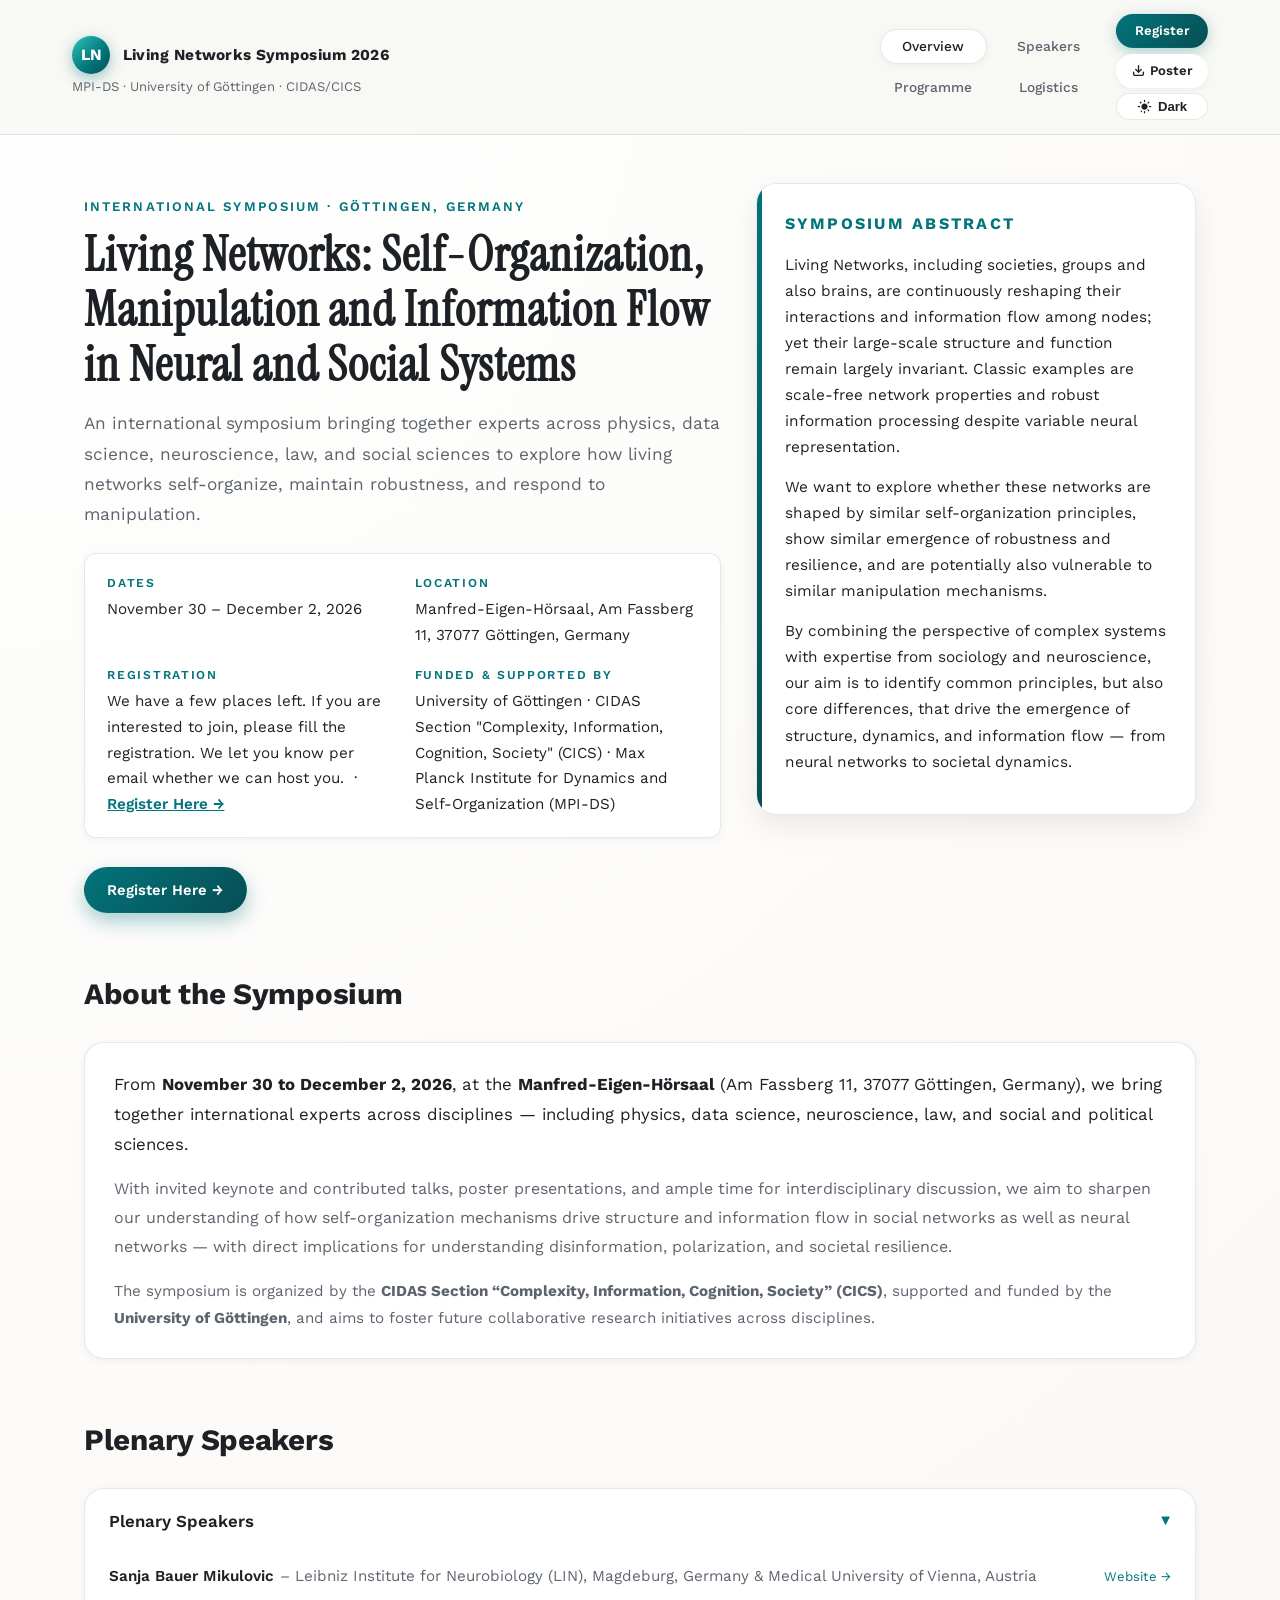
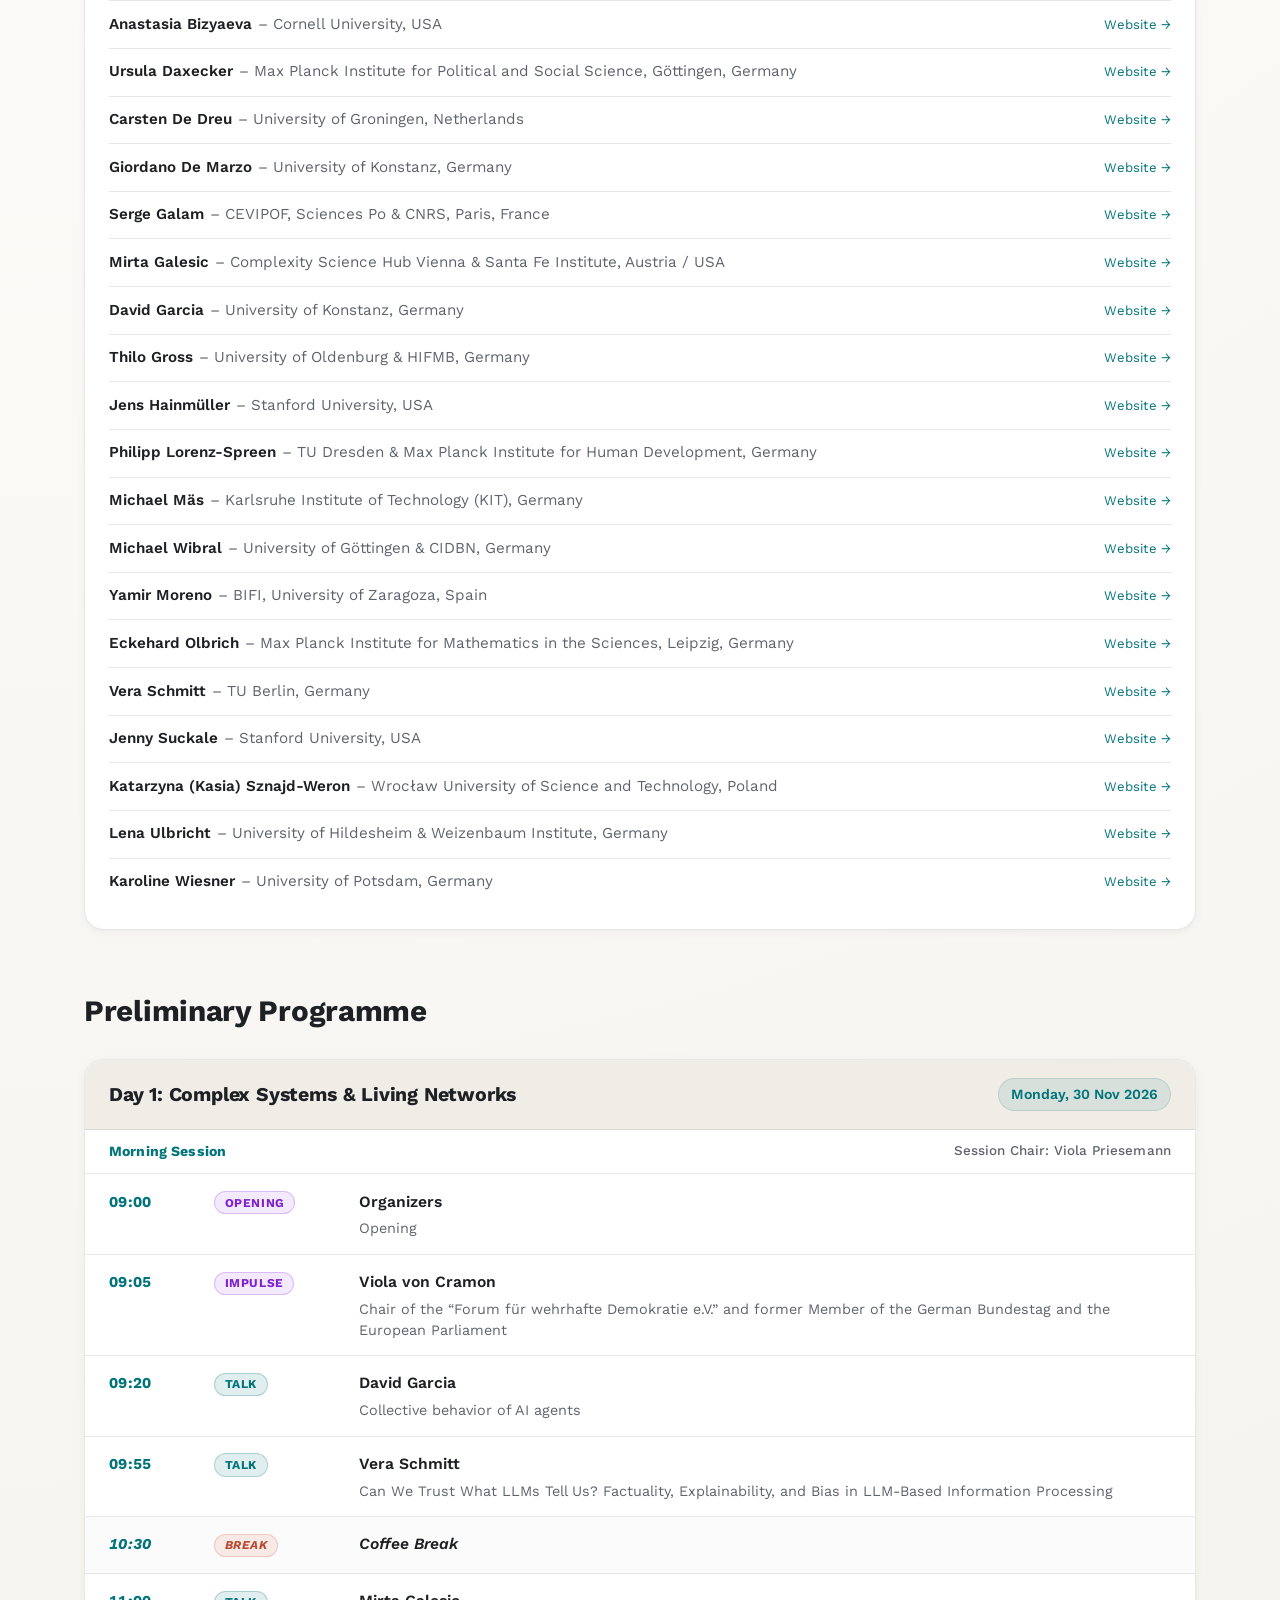
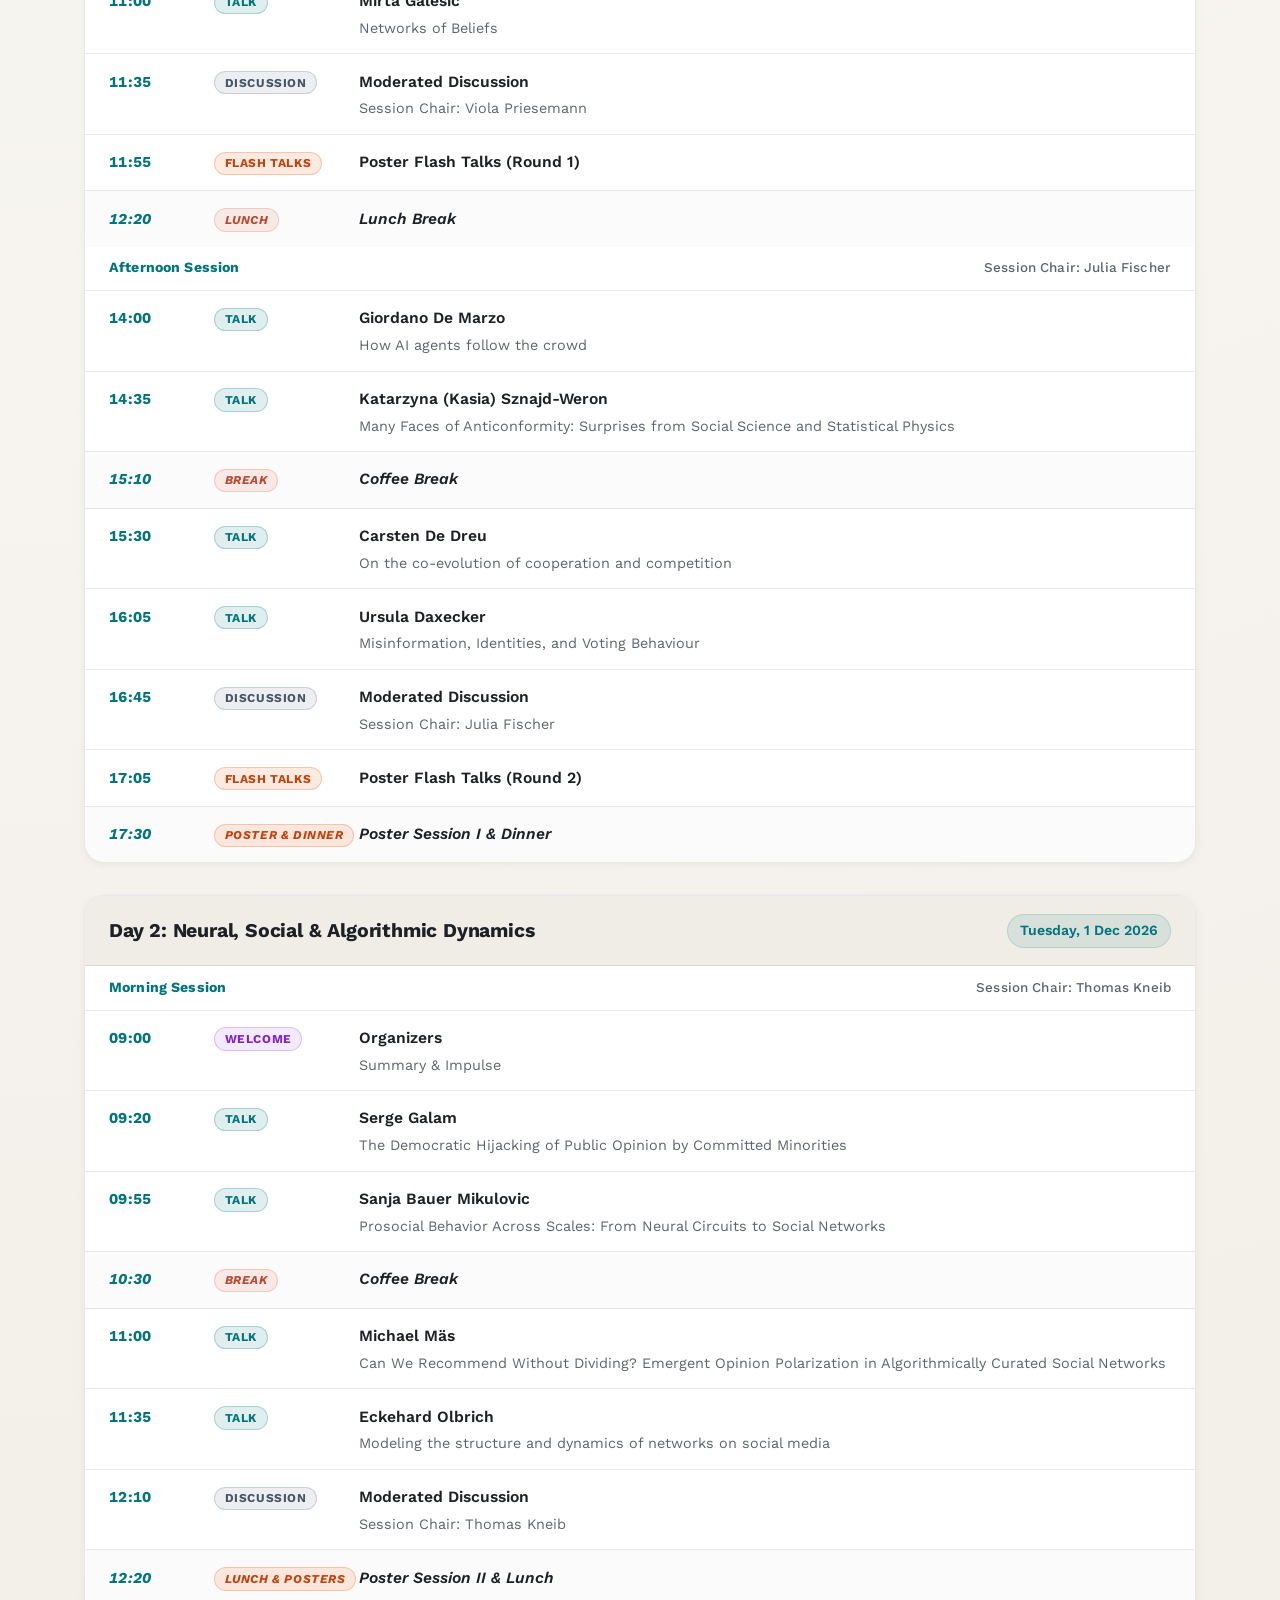
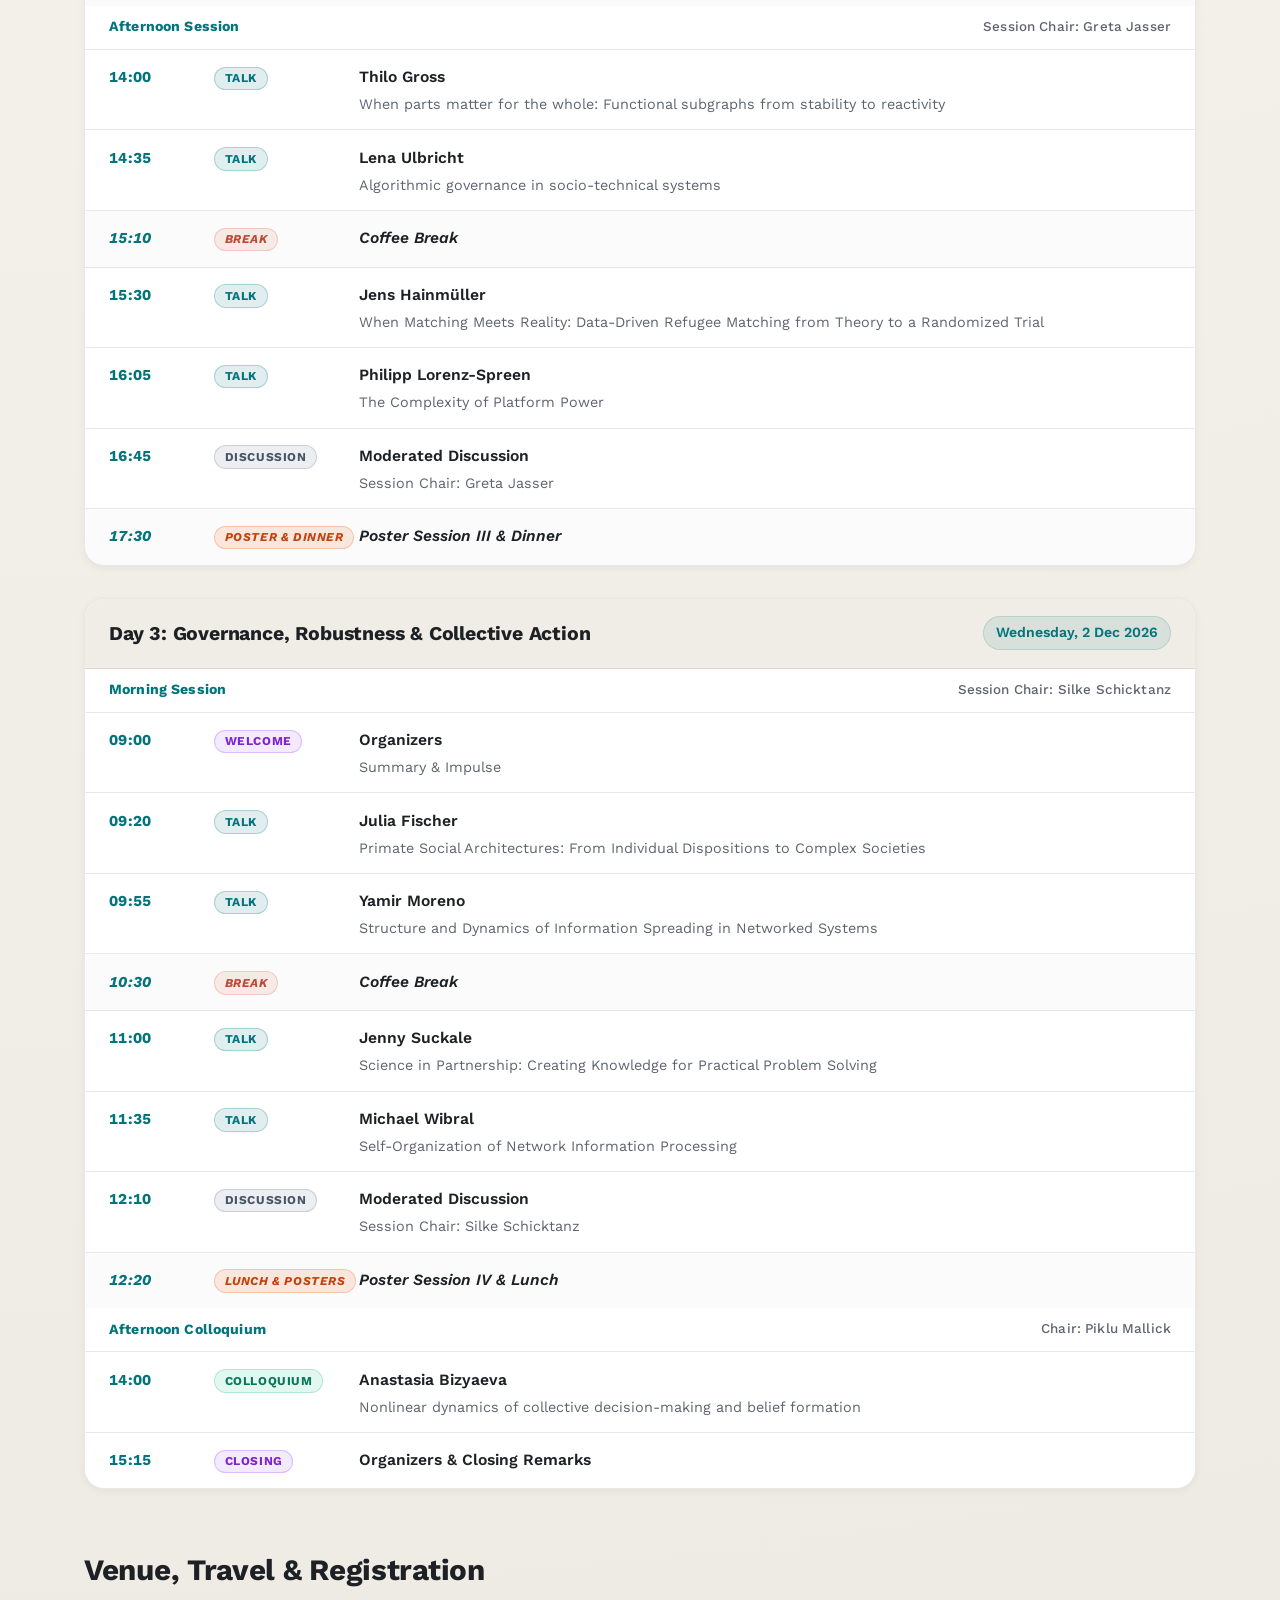
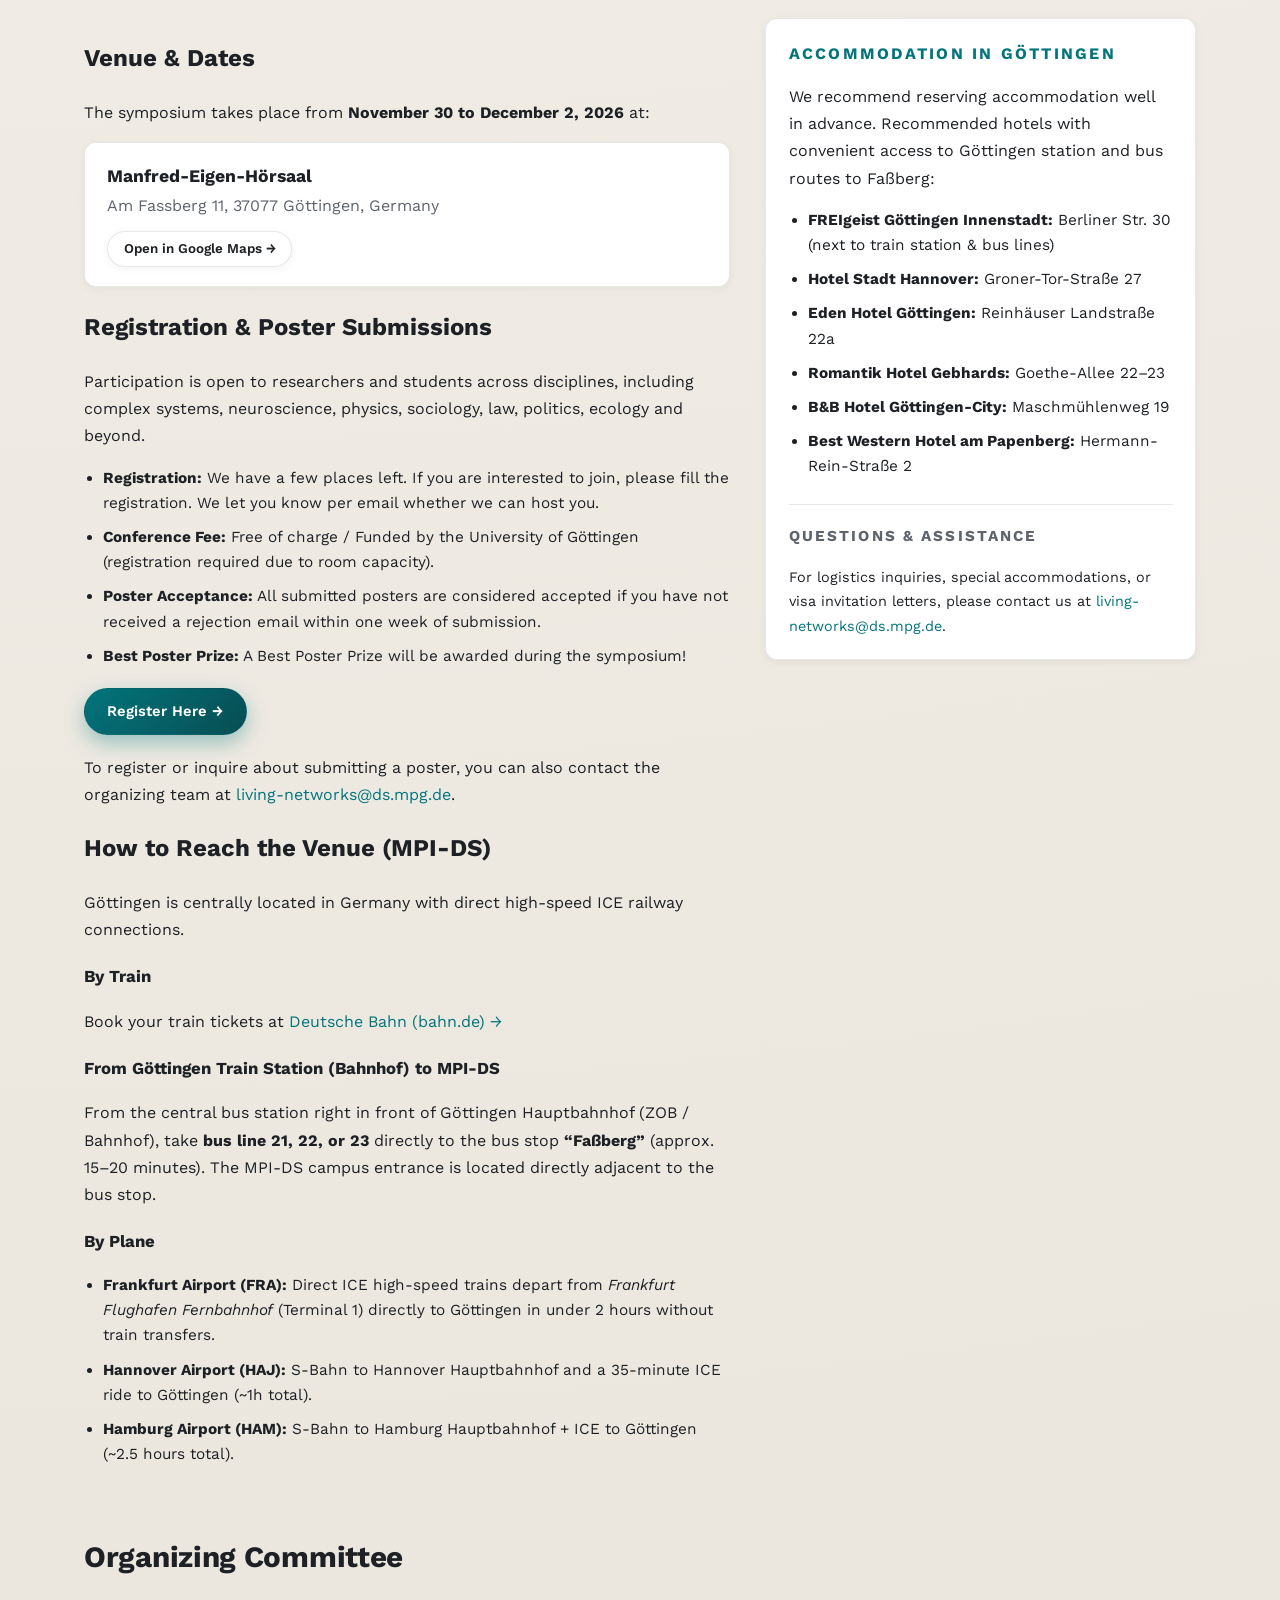
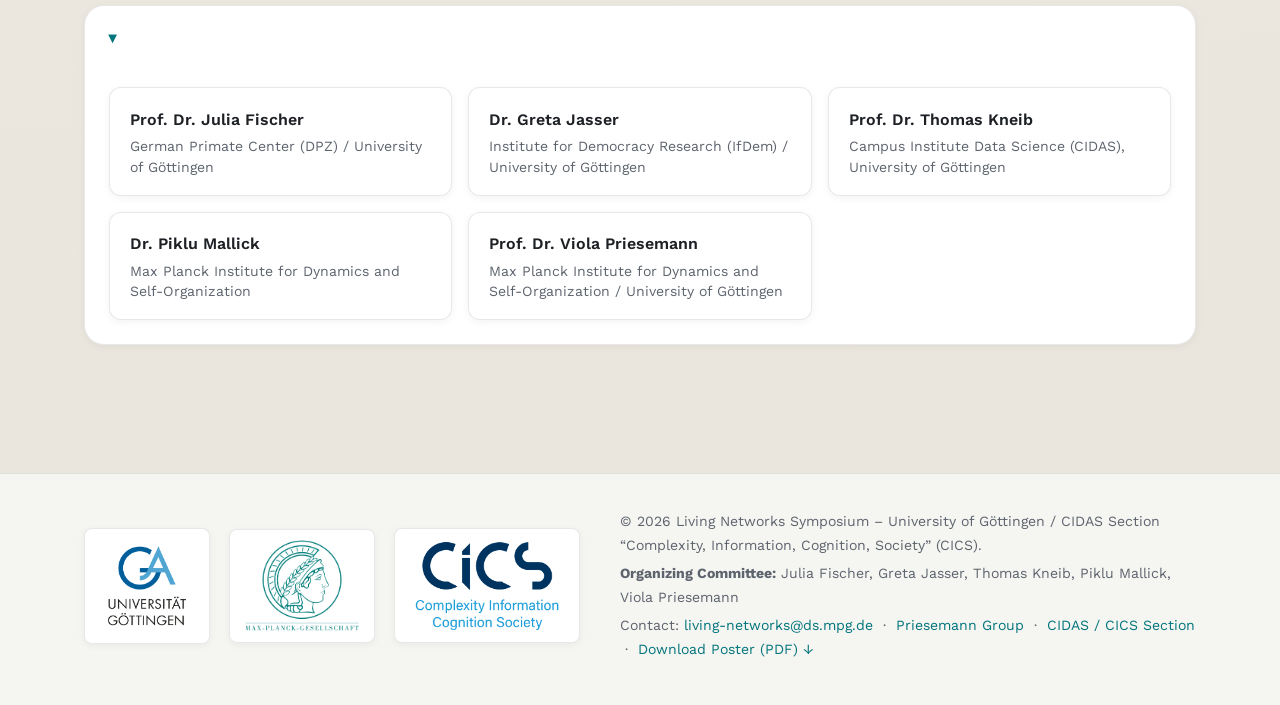
<file: index.html>
<!doctype html>
<html lang="en">
<head>
  <meta charset="utf-8">
  <meta name="viewport" content="width=device-width, initial-scale=1">
  <title>Living Networks Symposium 2026 – Göttingen</title>
  <link rel="icon" type="image/svg+xml" href="assets/favicon.svg">
  <link rel="preconnect" href="https://fonts.googleapis.com">
  <link rel="preconnect" href="https://fonts.gstatic.com" crossorigin>
  <link href="https://fonts.googleapis.com/css2?family=Work+Sans:wght@400;500;600;700&family=Instrument+Serif:ital@0;1&display=swap" rel="stylesheet">
  <link rel="stylesheet" href="assets/style.css">
  <script src="assets/main.js" defer></script>
</head>
<body>
  <header class="site-header">
    <a href="#content" class="skip-link">Skip to content</a>
    <div class="header-inner">
      <div class="header-left">
        <a href="index.html" class="brand">
          <span class="brand-mark">LN</span>
          <span class="brand-text">Living Networks Symposium 2026</span>
        </a>
        <div class="brand-sub">MPI-DS · University of Göttingen · CIDAS/CICS</div>
      </div>
      <div class="header-right">
        <nav class="primary-nav" aria-label="Main">
          <ul>
            <li><a href="#content" class="nav-link nav-link-active">Overview</a></li>
            <li><a href="#speakers" class="nav-link">Speakers</a></li>
            <li><a href="#programme" class="nav-link">Programme</a></li>
            <li><a href="#logistics" class="nav-link">Logistics</a></li>
          </ul>
        </nav>
        <div class="header-actions">
          <a href="https://survey.academiccloud.de/f/637215?lang=en" class="btn btn-primary nav-register-btn" title="Register for the Symposium">Register</a>
          <a href="https://owncloud.gwdg.de/index.php/s/LCp1TDN87tWHRG6" class="btn nav-poster-btn" title="Download Event Poster" download>
            <svg width="13" height="13" viewBox="0 0 24 24" fill="none" stroke="currentColor" stroke-width="2.5" stroke-linecap="round" stroke-linejoin="round" aria-hidden="true"><path d="M21 15v4a2 2 0 0 1-2 2H5a2 2 0 0 1-2-2v-4"/><polyline points="7 10 12 15 17 10"/><line x1="12" y1="15" x2="12" y2="3"/></svg>
            <span>Poster</span>
          </a>
          <button type="button" id="theme-toggle-btn" class="theme-toggle" aria-label="Toggle dark mode">
            <svg viewBox="0 0 24 24"><path d="M12 7c-2.76 0-5 2.24-5 5s2.24 5 5 5 5-2.24 5-5-2.24-5-5-5zM2 13h2c.55 0 1-.45 1-1s-.45-1-1-1H2c-.55 0-1 .45-1 1s.45 1 1 1zm18 0h2c.55 0 1-.45 1-1s-.45-1-1-1h-2c-.55 0-1 .45-1 1s.45 1 1 1zM11 2v2c0 .55.45 1 1 1s1-.45 1-1V2c0-.55-.45-1-1-1s-1 .45-1 1zm0 18v2c0 .55.45 1 1 1s1-.45 1-1v-2c0-.55-.45-1-1-1s-1 .45-1 1zM5.99 4.58a.996.996 0 00-1.41 0 .996.996 0 000 1.41l1.06 1.06c.39.39 1.03.39 1.41 0s.39-1.03 0-1.41L5.99 4.58zm12.37 12.37a.996.996 0 00-1.41 0 .996.996 0 000 1.41l1.06 1.06c.39.39 1.03.39 1.41 0s.39-1.03 0-1.41l-1.06-1.06zm1.06-10.96a.996.996 0 000-1.41.996.996 0 00-1.41 0l-1.06 1.06c-.39.39-.39 1.03 0 1.41s1.03.39 1.41 0l1.06-1.06zM7.05 18.36a.996.996 0 000-1.41.996.996 0 000 1.41l-1.06 1.06c-.39.39-.39 1.03 0 1.41s1.03.39 1.41 0l1.06-1.06z"/></svg>
            <span>Dark</span>
          </button>
        </div>
      </div>
    </div>
  </header>

  <main class="page" id="content">
    <section class="hero">
      <div class="hero-layout">
        <div class="hero-text">
          <p class="hero-kicker">International Symposium · Göttingen, Germany</p>
          <h1 class="hero-title">Living Networks: Self-Organization, Manipulation and Information Flow in Neural and Social Systems</h1>
          <p class="hero-lead">An international symposium bringing together experts across physics, data science, neuroscience, law, and social sciences to explore how living networks self-organize, maintain robustness, and respond to manipulation.</p>

          <dl class="hero-meta">
            <div>
              <dt>Dates</dt>
              <dd>November 30 – December 2, 2026</dd>
            </div>
            <div>
              <dt>Location</dt>
              <dd>Manfred-Eigen-Hörsaal, Am Fassberg 11, 37077 Göttingen, Germany</dd>
            </div>
            <div>
              <dt>Registration</dt>
              <dd>We have a few places left. If you are interested to join, please fill the registration. We let you know per email whether we can host you. &nbsp;·&nbsp; <br> <a href="https://survey.academiccloud.de/f/637215?lang=en" title="Click to Register" style="font-weight: 600; text-decoration: underline;">Register Here &rarr;</a></dd>
            </div>
            <div>
              <dt>Funded &amp; Supported by</dt>
              <dd>University of Göttingen · CIDAS Section "Complexity, Information, Cognition, Society" (CICS) · Max Planck Institute for Dynamics and Self-Organization (MPI-DS)</dd>
            </div>
          </dl>

          <div class="hero-actions">
            <!-- REPLACE '#register' WITH YOUR ACTUAL REGISTRATION LINK -->
            <a class="btn btn-primary" href="https://survey.academiccloud.de/f/637215?lang=en" title="Register for the Symposium">Register Here &rarr;</a>
          </div>
        </div>

        <aside class="hero-aside" aria-labelledby="abstract-heading">
          <h2 id="abstract-heading" class="aside-title">Symposium Abstract</h2>
          <p>Living Networks, including societies, groups and also brains, are continuously reshaping their interactions and information flow among nodes; yet their large-scale structure and function remain largely invariant. Classic examples are scale-free network properties and robust information processing despite variable neural representation.</p>
          <p>We want to explore whether these networks are shaped by similar self-organization principles, show similar emergence of robustness and resilience, and are potentially also vulnerable to similar manipulation mechanisms.</p>
          <p>By combining the perspective of complex systems with expertise from sociology and neuroscience, our aim is to identify common principles, but also core differences, that drive the emergence of structure, dynamics, and information flow &mdash; from neural networks to societal dynamics.</p>
        </aside>
      </div>
    </section>

    <!-- ABOUT & BACKGROUND -->
    <section class="section" id="about">
      <div class="section-header">
        <h2 class="section-title">About the Symposium</h2>
      </div>
      <div style="background: var(--card-bg); border-radius: var(--radius-lg); padding: 1.6rem 1.8rem; border: 1px solid var(--color-border); box-shadow: var(--shadow-sm); line-height: 1.8;">
        <p style="font-size: 1.05rem; margin-top: 0; margin-bottom: 1rem; color: var(--color-text);">
          From <strong>November 30 to December 2, 2026</strong>, at the <strong>Manfred-Eigen-Hörsaal</strong> (Am Fassberg 11, 37077 Göttingen, Germany), we bring together international experts across disciplines &mdash; including physics, data science, neuroscience, law, and social and political sciences.
        </p>
        <p style="font-size: 1rem; margin-bottom: 1rem; color: var(--color-text-muted);">
          With invited keynote and contributed talks, poster presentations, and ample time for interdisciplinary discussion, we aim to sharpen our understanding of how self-organization mechanisms drive structure and information flow in social networks as well as neural networks &mdash; with direct implications for understanding disinformation, polarization, and societal resilience.
        </p>
        <p style="font-size: 0.95rem; margin-bottom: 0; color: var(--color-text-muted);">
          The symposium is organized by the <strong>CIDAS Section “Complexity, Information, Cognition, Society” (CICS)</strong>, supported and funded by the <strong>University of Göttingen</strong>, and aims to foster future collaborative research initiatives across disciplines.
        </p>
      </div>
    </section>

    <!-- SPEAKERS -->
    <section class="section" id="speakers">
      <div class="section-header">
        <h2 class="section-title">Plenary Speakers</h2>
      </div>
      <details class="collapsible-section" open>
        <summary>Plenary Speakers</summary>
        <div class="collapsible-content">
          <ul class="speaker-list">
            <li><span class="speaker-name-inline">Sanja Bauer Mikulovic</span> <span class="speaker-affil-inline">– Leibniz Institute for Neurobiology (LIN), Magdeburg, Germany &amp; Medical University of Vienna, Austria</span> <a class="speaker-website" href="https://mnc.meduniwien.ac.at/ueber-uns/mitglieder/personen/detailansicht-person/?pers=bauer-mikulovic_sanja&p_id=1198&cHash=759f6461b57b2c2c3e518db1275479e9" target="_blank" rel="noopener noreferrer">Website &rarr;</a></li>
            <li><span class="speaker-name-inline">Anastasia Bizyaeva</span> <span class="speaker-affil-inline">– Cornell University, USA</span> <a class="speaker-website" href="https://anastasiabzv.github.io/" target="_blank" rel="noopener noreferrer">Website &rarr;</a></li>
            <li><span class="speaker-name-inline">Ursula Daxecker</span> <span class="speaker-affil-inline">– Max Planck Institute for Political and Social Science, Göttingen, Germany</span> <a class="speaker-website" href="https://www.ips.mpg.de/4040/prof-dr-ursula-daxecker" target="_blank" rel="noopener noreferrer">Website &rarr;</a></li>
            <li><span class="speaker-name-inline">Carsten De Dreu</span> <span class="speaker-affil-inline">– University of Groningen, Netherlands</span> <a class="speaker-website" href="https://scholar.google.nl/citations?user=X9XCtVUAAAAJ&hl=en" target="_blank" rel="noopener noreferrer">Website &rarr;</a></li>
            <li><span class="speaker-name-inline">Giordano De Marzo</span> <span class="speaker-affil-inline">– University of Konstanz, Germany</span> <a class="speaker-website" href="https://giordano-demarzo.github.io/" target="_blank" rel="noopener noreferrer">Website &rarr;</a></li>
            <li><span class="speaker-name-inline">Serge Galam</span> <span class="speaker-affil-inline">– CEVIPOF, Sciences Po &amp; CNRS, Paris, France</span> <a class="speaker-website" href="https://www.sciencespo.fr/cevipof/en/directory/galam-serge/" target="_blank" rel="noopener noreferrer">Website &rarr;</a></li>
            <li><span class="speaker-name-inline">Mirta Galesic</span> <span class="speaker-affil-inline">– Complexity Science Hub Vienna &amp; Santa Fe Institute, Austria / USA</span> <a class="speaker-website" href="https://csh.ac.at/mirta-galesic/" target="_blank" rel="noopener noreferrer">Website &rarr;</a></li>
            <li><span class="speaker-name-inline">David Garcia</span> <span class="speaker-affil-inline">– University of Konstanz, Germany</span> <a class="speaker-website" href="https://dgarcia.eu/" target="_blank" rel="noopener noreferrer">Website &rarr;</a></li>
            <li><span class="speaker-name-inline">Thilo Gross</span> <span class="speaker-affil-inline">– University of Oldenburg &amp; HIFMB, Germany</span> <a class="speaker-website" href="https://biond.org/people/profile?p=1" target="_blank" rel="noopener noreferrer">Website &rarr;</a></li>
            <li><span class="speaker-name-inline">Jens Hainmüller</span> <span class="speaker-affil-inline">– Stanford University, USA</span> <a class="speaker-website" href="https://j-hai.github.io/" target="_blank" rel="noopener noreferrer">Website &rarr;</a></li>
            <li><span class="speaker-name-inline">Philipp Lorenz-Spreen</span> <span class="speaker-affil-inline">– TU Dresden &amp; Max Planck Institute for Human Development, Germany</span> <a class="speaker-website" href="https://www.mpib-berlin.mpg.de/person/133463/2549" target="_blank" rel="noopener noreferrer">Website &rarr;</a></li>
            <li><span class="speaker-name-inline">Michael Mäs</span> <span class="speaker-affil-inline">– Karlsruhe Institute of Technology (KIT), Germany</span> <a class="speaker-website" href="https://scholar.google.de/citations?user=2ZPQQgwAAAAJ&hl=en" target="_blank" rel="noopener noreferrer">Website &rarr;</a></li>
            <li><span class="speaker-name-inline">Michael Wibral</span> <span class="speaker-affil-inline">– University of Göttingen &amp; CIDBN, Germany</span> <a class="speaker-website" href="https://www.uni-goettingen.de/de/617369.html" target="_blank" rel="noopener noreferrer">Website &rarr;</a></li>
            <li><span class="speaker-name-inline">Yamir Moreno</span> <span class="speaker-affil-inline">– BIFI, University of Zaragoza, Spain</span> <a class="speaker-website" href="https://cosnet.bifi.es/people/yamir-moreno/" target="_blank" rel="noopener noreferrer">Website &rarr;</a></li>
            <li><span class="speaker-name-inline">Eckehard Olbrich</span> <span class="speaker-affil-inline">– Max Planck Institute for Mathematics in the Sciences, Leipzig, Germany</span> <a class="speaker-website" href="https://www.mis.mpg.de/de/people/eckehard-olbrich" target="_blank" rel="noopener noreferrer">Website &rarr;</a></li>
            <li><span class="speaker-name-inline">Vera Schmitt</span> <span class="speaker-affil-inline">– TU Berlin, Germany</span> <a class="speaker-website" href="https://veraschmitt.github.io/" target="_blank" rel="noopener noreferrer">Website &rarr;</a></li>
            <li><span class="speaker-name-inline">Jenny Suckale</span> <span class="speaker-affil-inline">– Stanford University, USA</span> <a class="speaker-website" href="https://profiles.stanford.edu/jenny-suckale?releaseVersion=11.5.3" target="_blank" rel="noopener noreferrer">Website &rarr;</a></li>
            <li><span class="speaker-name-inline">Katarzyna (Kasia) Sznajd-Weron</span> <span class="speaker-affil-inline">– Wrocław University of Science and Technology, Poland</span> <a class="speaker-website" href="https://p.wz.pwr.edu.pl/~weron.katarzyna/" target="_blank" rel="noopener noreferrer">Website &rarr;</a></li>
            <li><span class="speaker-name-inline">Lena Ulbricht</span> <span class="speaker-affil-inline">– University of Hildesheim &amp; Weizenbaum Institute, Germany</span> <a class="speaker-website" href="https://www.weizenbaum-institut.de/en/portrait/p/lena-ulbricht/#page=1&tags=science_publications&sort=date" target="_blank" rel="noopener noreferrer">Website &rarr;</a></li>
            <li><span class="speaker-name-inline">Karoline Wiesner</span> <span class="speaker-affil-inline">– University of Potsdam, Germany</span> <a class="speaker-website" href="https://www.karowiesner.org/" target="_blank" rel="noopener noreferrer">Website &rarr;</a></li>
          </ul>
        </div>
      </details>
    </section>

    <!-- PROGRAMME -->
    <section class="section" id="programme">
      <div class="section-header">
        <h2 class="section-title">Preliminary Programme</h2>
      </div>

      <div class="schedule-container">
        <!-- DAY 1: Monday, 30 Nov 2026 -->
        <article class="schedule-day-card">
          <header class="schedule-day-header">
            <h3 class="schedule-day-title">Day 1: Complex Systems &amp; Living Networks</h3>
            <span class="schedule-day-date">Monday, 30 Nov 2026</span>
          </header>
          <div class="schedule-session-header">
            <span class="session-title">Morning Session</span>
            <span class="session-chair">Session Chair: Viola Priesemann</span>
          </div>
          <ol class="schedule-timeline">
            <li class="schedule-item">
              <time class="schedule-time">09:00</time>
              <div class="schedule-badge-wrap"><span class="schedule-badge badge-opening">Opening</span></div>
              <div class="schedule-details">
                <span class="schedule-speaker">Organizers</span>
                <span class="schedule-title">Opening</span>
              </div>
            </li>
            <li class="schedule-item">
              <time class="schedule-time">09:05</time>
              <div class="schedule-badge-wrap"><span class="schedule-badge badge-opening">Impulse</span></div>
              <div class="schedule-details">
                <span class="schedule-speaker">Viola von Cramon</span>
                <span class="schedule-title">Chair of the &ldquo;Forum f&uuml;r wehrhafte Demokratie e.V.&rdquo; and former Member of the German Bundestag and the European Parliament</span>
              </div>
            </li>
            <li class="schedule-item">
              <time class="schedule-time">09:20</time>
              <div class="schedule-badge-wrap"><span class="schedule-badge badge-talk">Talk</span></div>
              <div class="schedule-details">
                <span class="schedule-speaker">David Garcia</span>
                <span class="schedule-title">Collective behavior of AI agents</span>
              </div>
            </li>
            <li class="schedule-item">
              <time class="schedule-time">09:55</time>
              <div class="schedule-badge-wrap"><span class="schedule-badge badge-talk">Talk</span></div>
              <div class="schedule-details">
                <span class="schedule-speaker">Vera Schmitt</span>
                <span class="schedule-title">Can We Trust What LLMs Tell Us? Factuality, Explainability, and Bias in LLM-Based Information Processing</span>
              </div>
            </li>
            <li class="schedule-item schedule-item-break">
              <time class="schedule-time">10:30</time>
              <div class="schedule-badge-wrap"><span class="schedule-badge badge-break">Break</span></div>
              <div class="schedule-details">
                <span class="schedule-speaker">Coffee Break</span>
              </div>
            </li>
            <li class="schedule-item">
              <time class="schedule-time">11:00</time>
              <div class="schedule-badge-wrap"><span class="schedule-badge badge-talk">Talk</span></div>
              <div class="schedule-details">
                <span class="schedule-speaker">Mirta Galesic</span>
                <span class="schedule-title">Networks of Beliefs</span>
              </div>
            </li>
            <li class="schedule-item">
              <time class="schedule-time">11:35</time>
              <div class="schedule-badge-wrap"><span class="schedule-badge badge-discussion">Discussion</span></div>
              <div class="schedule-details">
                <span class="schedule-speaker">Moderated Discussion</span>
                <span class="schedule-title">Session Chair: Viola Priesemann</span>
              </div>
            </li>
            <li class="schedule-item">
              <time class="schedule-time">11:55</time>
              <div class="schedule-badge-wrap"><span class="schedule-badge badge-poster">Flash Talks</span></div>
              <div class="schedule-details">
                <span class="schedule-speaker">Poster Flash Talks (Round 1)</span>
              </div>
            </li>
            <li class="schedule-item schedule-item-break">
              <time class="schedule-time">12:20</time>
              <div class="schedule-badge-wrap"><span class="schedule-badge badge-break">Lunch</span></div>
              <div class="schedule-details">
                <span class="schedule-speaker">Lunch Break</span>
              </div>
            </li>
          </ol>
          <div class="schedule-session-header">
            <span class="session-title">Afternoon Session</span>
            <span class="session-chair">Session Chair: Julia Fischer</span>
          </div>
          <ol class="schedule-timeline">
            <li class="schedule-item">
              <time class="schedule-time">14:00</time>
              <div class="schedule-badge-wrap"><span class="schedule-badge badge-talk">Talk</span></div>
              <div class="schedule-details">
                <span class="schedule-speaker">Giordano De Marzo</span>
                <span class="schedule-title">How AI agents follow the crowd</span>
              </div>
            </li>
            <li class="schedule-item">
              <time class="schedule-time">14:35</time>
              <div class="schedule-badge-wrap"><span class="schedule-badge badge-talk">Talk</span></div>
              <div class="schedule-details">
                <span class="schedule-speaker">Katarzyna (Kasia) Sznajd-Weron</span>
                <span class="schedule-title">Many Faces of Anticonformity: Surprises from Social Science and Statistical Physics </span>
              </div>
            </li>
            <li class="schedule-item schedule-item-break">
              <time class="schedule-time">15:10</time>
              <div class="schedule-badge-wrap"><span class="schedule-badge badge-break">Break</span></div>
              <div class="schedule-details">
                <span class="schedule-speaker">Coffee Break</span>
              </div>
            </li>
            <li class="schedule-item">
              <time class="schedule-time">15:30</time>
              <div class="schedule-badge-wrap"><span class="schedule-badge badge-talk">Talk</span></div>
              <div class="schedule-details">
                <span class="schedule-speaker">Carsten De Dreu</span>
                <span class="schedule-title">On the co-evolution of cooperation and competition</span>
              </div>
            </li>
            <li class="schedule-item">
              <time class="schedule-time">16:05</time>
              <div class="schedule-badge-wrap"><span class="schedule-badge badge-talk">Talk</span></div>
              <div class="schedule-details">
                <span class="schedule-speaker">Ursula Daxecker</span>
                <span class="schedule-title">Misinformation, Identities, and Voting Behaviour</span>
              </div>
            </li>
            <li class="schedule-item">
              <time class="schedule-time">16:45</time>
              <div class="schedule-badge-wrap"><span class="schedule-badge badge-discussion">Discussion</span></div>
              <div class="schedule-details">
                <span class="schedule-speaker">Moderated Discussion</span>
                <span class="schedule-title">Session Chair: Julia Fischer</span>
              </div>
            </li>
            <li class="schedule-item">
              <time class="schedule-time">17:05</time>
              <div class="schedule-badge-wrap"><span class="schedule-badge badge-poster">Flash Talks</span></div>
              <div class="schedule-details">
                <span class="schedule-speaker">Poster Flash Talks (Round 2)</span>
              </div>
            </li>
            <li class="schedule-item schedule-item-break">
              <time class="schedule-time">17:30</time>
              <div class="schedule-badge-wrap"><span class="schedule-badge badge-poster">Poster &amp; Dinner</span></div>
              <div class="schedule-details">
                <span class="schedule-speaker">Poster Session I &amp; Dinner</span>
              </div>
            </li>
          </ol>
        </article>

        <!-- DAY 2: Tuesday, 1 Dec 2026 -->
        <article class="schedule-day-card">
          <header class="schedule-day-header">
            <h3 class="schedule-day-title">Day 2: Neural, Social &amp; Algorithmic Dynamics</h3>
            <span class="schedule-day-date">Tuesday, 1 Dec 2026</span>
          </header>
          <div class="schedule-session-header">
            <span class="session-title">Morning Session</span>
            <span class="session-chair">Session Chair: Thomas Kneib</span>
          </div>
          <ol class="schedule-timeline">
            <li class="schedule-item">
              <time class="schedule-time">09:00</time>
              <div class="schedule-badge-wrap"><span class="schedule-badge badge-opening">Welcome</span></div>
              <div class="schedule-details">
                <span class="schedule-speaker">Organizers</span>
                <span class="schedule-title">Summary &amp; Impulse</span>
              </div>
            </li>
            <li class="schedule-item">
              <time class="schedule-time">09:20</time>
              <div class="schedule-badge-wrap"><span class="schedule-badge badge-talk">Talk</span></div>
              <div class="schedule-details">
                <span class="schedule-speaker">Serge Galam</span>
                <span class="schedule-title">The Democratic Hijacking of Public Opinion by Committed Minorities</span>
              </div>
            </li>
            <li class="schedule-item">
              <time class="schedule-time">09:55</time>
              <div class="schedule-badge-wrap"><span class="schedule-badge badge-talk">Talk</span></div>
              <div class="schedule-details">
                <span class="schedule-speaker">Sanja Bauer Mikulovic</span>
                <span class="schedule-title">Prosocial Behavior Across Scales: From Neural Circuits to Social Networks</span>
              </div>
            </li>
            <li class="schedule-item schedule-item-break">
              <time class="schedule-time">10:30</time>
              <div class="schedule-badge-wrap"><span class="schedule-badge badge-break">Break</span></div>
              <div class="schedule-details">
                <span class="schedule-speaker">Coffee Break</span>
              </div>
            </li>
            <li class="schedule-item">
              <time class="schedule-time">11:00</time>
              <div class="schedule-badge-wrap"><span class="schedule-badge badge-talk">Talk</span></div>
              <div class="schedule-details">
                <span class="schedule-speaker">Michael Mäs</span>
                <span class="schedule-title">Can We Recommend Without Dividing? Emergent Opinion Polarization in Algorithmically Curated Social Networks</span>
              </div>
            </li>
            <li class="schedule-item">
              <time class="schedule-time">11:35</time>
              <div class="schedule-badge-wrap"><span class="schedule-badge badge-talk">Talk</span></div>
              <div class="schedule-details">
                <span class="schedule-speaker">Eckehard Olbrich</span>
                <span class="schedule-title">Modeling the structure and dynamics of networks on social media</span>
              </div>
            </li>
            <li class="schedule-item">
              <time class="schedule-time">12:10</time>
              <div class="schedule-badge-wrap"><span class="schedule-badge badge-discussion">Discussion</span></div>
              <div class="schedule-details">
                <span class="schedule-speaker">Moderated Discussion</span>
                <span class="schedule-title">Session Chair: Thomas Kneib</span>
              </div>
            </li>
            <li class="schedule-item schedule-item-break">
              <time class="schedule-time">12:20</time>
              <div class="schedule-badge-wrap"><span class="schedule-badge badge-poster">Lunch &amp; Posters</span></div>
              <div class="schedule-details">
                <span class="schedule-speaker">Poster Session II &amp; Lunch</span>
              </div>
            </li>
          </ol>
          <div class="schedule-session-header">
            <span class="session-title">Afternoon Session</span>
            <span class="session-chair">Session Chair: Greta Jasser</span>
          </div>
          <ol class="schedule-timeline">
            <li class="schedule-item">
              <time class="schedule-time">14:00</time>
              <div class="schedule-badge-wrap"><span class="schedule-badge badge-talk">Talk</span></div>
              <div class="schedule-details">
                <span class="schedule-speaker">Thilo Gross</span>
                <span class="schedule-title">When parts matter for the whole: Functional subgraphs from stability to reactivity</span>
              </div>
            </li>
            <li class="schedule-item">
              <time class="schedule-time">14:35</time>
              <div class="schedule-badge-wrap"><span class="schedule-badge badge-talk">Talk</span></div>
              <div class="schedule-details">
                <span class="schedule-speaker">Lena Ulbricht</span>
                <span class="schedule-title">Algorithmic governance in socio-technical systems</span>
              </div>
            </li>
            <li class="schedule-item schedule-item-break">
              <time class="schedule-time">15:10</time>
              <div class="schedule-badge-wrap"><span class="schedule-badge badge-break">Break</span></div>
              <div class="schedule-details">
                <span class="schedule-speaker">Coffee Break</span>
              </div>
            </li>
            <li class="schedule-item">
              <time class="schedule-time">15:30</time>
              <div class="schedule-badge-wrap"><span class="schedule-badge badge-talk">Talk</span></div>
              <div class="schedule-details">
                <span class="schedule-speaker">Jens Hainmüller</span>
                <span class="schedule-title">When Matching Meets Reality: Data-Driven Refugee Matching from Theory to a Randomized Trial</span>
              </div>
            </li>
            <li class="schedule-item">
              <time class="schedule-time">16:05</time>
              <div class="schedule-badge-wrap"><span class="schedule-badge badge-talk">Talk</span></div>
              <div class="schedule-details">
                <span class="schedule-speaker">Philipp Lorenz-Spreen</span>
                <span class="schedule-title">The Complexity of Platform Power</span>
              </div>
            </li>
            <li class="schedule-item">
              <time class="schedule-time">16:45</time>
              <div class="schedule-badge-wrap"><span class="schedule-badge badge-discussion">Discussion</span></div>
              <div class="schedule-details">
                <span class="schedule-speaker">Moderated Discussion</span>
                <span class="schedule-title">Session Chair: Greta Jasser</span>
              </div>
            </li>
            <li class="schedule-item schedule-item-break">
              <time class="schedule-time">17:30</time>
              <div class="schedule-badge-wrap"><span class="schedule-badge badge-poster">Poster &amp; Dinner</span></div>
              <div class="schedule-details">
                <span class="schedule-speaker">Poster Session III &amp; Dinner</span>
              </div>
            </li>
          </ol>
        </article>

        <!-- DAY 3: Wednesday, 2 Dec 2026 -->
        <article class="schedule-day-card">
          <header class="schedule-day-header">
            <h3 class="schedule-day-title">Day 3: Governance, Robustness &amp; Collective Action</h3>
            <span class="schedule-day-date">Wednesday, 2 Dec 2026</span>
          </header>
          <div class="schedule-session-header">
            <span class="session-title">Morning Session</span>
            <span class="session-chair">Session Chair: Silke Schicktanz</span>
          </div>
          <ol class="schedule-timeline">
            <li class="schedule-item">
              <time class="schedule-time">09:00</time>
              <div class="schedule-badge-wrap"><span class="schedule-badge badge-opening">Welcome</span></div>
              <div class="schedule-details">
                <span class="schedule-speaker">Organizers</span>
                <span class="schedule-title">Summary &amp; Impulse</span>
              </div>
            </li>
            <li class="schedule-item">
              <time class="schedule-time">09:20</time>
              <div class="schedule-badge-wrap"><span class="schedule-badge badge-talk">Talk</span></div>
              <div class="schedule-details">
                <span class="schedule-speaker">Julia Fischer</span>
                <span class="schedule-title">Primate Social Architectures: From Individual Dispositions to Complex Societies</span>
              </div>
            </li>
            <li class="schedule-item">
              <time class="schedule-time">09:55</time>
              <div class="schedule-badge-wrap"><span class="schedule-badge badge-talk">Talk</span></div>
              <div class="schedule-details">
                <span class="schedule-speaker">Yamir Moreno</span>
                <span class="schedule-title">Structure and Dynamics of Information Spreading in Networked Systems</span>
              </div>
            </li>
            <li class="schedule-item schedule-item-break">
              <time class="schedule-time">10:30</time>
              <div class="schedule-badge-wrap"><span class="schedule-badge badge-break">Break</span></div>
              <div class="schedule-details">
                <span class="schedule-speaker">Coffee Break</span>
              </div>
            </li>
            <li class="schedule-item">
              <time class="schedule-time">11:00</time>
              <div class="schedule-badge-wrap"><span class="schedule-badge badge-talk">Talk</span></div>
              <div class="schedule-details">
                <span class="schedule-speaker">Jenny Suckale</span>
                <span class="schedule-title">Science in Partnership: Creating Knowledge for Practical Problem Solving</span>
              </div>
            </li>
            <li class="schedule-item">
              <time class="schedule-time">11:35</time>
              <div class="schedule-badge-wrap"><span class="schedule-badge badge-talk">Talk</span></div>
              <div class="schedule-details">
                <span class="schedule-speaker">Michael Wibral</span>
                <span class="schedule-title">Self-Organization of Network Information Processing</span>
              </div>
            </li>
            <li class="schedule-item">
              <time class="schedule-time">12:10</time>
              <div class="schedule-badge-wrap"><span class="schedule-badge badge-discussion">Discussion</span></div>
              <div class="schedule-details">
                <span class="schedule-speaker">Moderated Discussion</span>
                <span class="schedule-title">Session Chair: Silke Schicktanz</span>
              </div>
            </li>
            <li class="schedule-item schedule-item-break">
              <time class="schedule-time">12:20</time>
              <div class="schedule-badge-wrap"><span class="schedule-badge badge-poster">Lunch &amp; Posters</span></div>
              <div class="schedule-details">
                <span class="schedule-speaker">Poster Session IV &amp; Lunch</span>
              </div>
            </li>
          </ol>
          <div class="schedule-session-header">
            <span class="session-title">Afternoon Colloquium</span>
            <span class="session-chair">Chair: Piklu Mallick</span>
          </div>
          <ol class="schedule-timeline">
            <li class="schedule-item">
              <time class="schedule-time">14:00</time>
              <div class="schedule-badge-wrap"><span class="schedule-badge badge-colloquium">Colloquium</span></div>
              <div class="schedule-details">
                <span class="schedule-speaker">Anastasia Bizyaeva</span>
                <span class="schedule-title">Nonlinear dynamics of collective decision-making and belief formation</span>
              </div>
            </li>
            <li class="schedule-item">
              <time class="schedule-time">15:15</time>
              <div class="schedule-badge-wrap"><span class="schedule-badge badge-closing">Closing</span></div>
              <div class="schedule-details">
                <span class="schedule-speaker">Organizers &amp; Closing Remarks</span>
              </div>
            </li>
          </ol>
        </article>
      </div>
    </section>

    <!-- LOGISTICS -->
    <section class="section" id="logistics">
      <div class="section-header">
        <h2 class="section-title">Venue, Travel &amp; Registration</h2>
      </div>
      <div class="section-grid">
        <div>
          <h2>Venue &amp; Dates</h2>
          <p>The symposium takes place from <strong>November 30 to December 2, 2026</strong> at:</p>
          <div style="background: var(--card-bg); padding: 1.2rem 1.4rem; border-radius: var(--radius-md); border: 1px solid var(--color-border); box-shadow: var(--shadow-sm); margin-bottom: 1.2rem;">
            <strong style="font-size: 1.1rem; color: var(--color-text);">Manfred-Eigen-Hörsaal</strong><br>
            <span style="color: var(--color-text-muted);">Am Fassberg 11, 37077 Göttingen, Germany</span><br>
            <div style="margin-top: 0.75rem;">
              <a href="https://www.google.com/maps/place/Max-Planck-Gesellschaft+Campus+G%C3%B6ttingen/@51.5611699,9.9669231,57m/data=!3m2!1e3!5s0x47a4d503fbd49fbd:0xbd6058818fd4b425!4m14!1m7!3m6!1s0x47a4d503f7eac34b:0xf063cb4edda29855!2sMax-Planck-Institute+for+Dynamics+and+Self-Organization!8m2!3d51.5606918!4d9.9680538!16zL20vMGd0Y2Rs!3m5!1s0x47a4d503f30dc6fd:0x26a740d05bf9d016!8m2!3d51.5611381!4d9.9671592!16s%2Fg%2F11d_d421jh?entry=ttu&g_ep=EgoyMDI2MDkwMS4wIKXMDSoASAFQAw%3D%3D" target="_blank" rel="noopener noreferrer" class="btn btn-secondary" style="padding: 0.35rem 0.95rem; font-size: 0.84rem;">Open in Google Maps &rarr;</a>
            </div>
          </div>
          
          <h2 id="register">Registration &amp; Poster Submissions</h2>
          <p>Participation is open to researchers and students across disciplines, including complex systems, neuroscience, physics, sociology, law, politics, ecology and beyond.</p>
          <ul class="bullet-list">
            <li><strong>Registration:</strong> We have a few places left. If you are interested to join, please fill the registration. We let you know per email whether we can host you.</li>
            <li><strong>Conference Fee:</strong> Free of charge / Funded by the University of Göttingen (registration required due to room capacity).</li>
            <li><strong>Poster Acceptance:</strong> All submitted posters are considered accepted if you have not received a rejection email within one week of submission.</li>
            <li><strong>Best Poster Prize:</strong> A Best Poster Prize will be awarded during the symposium!</li>
          </ul>
          <div style="margin: 1.2rem 0;">
            <a class="btn btn-primary" href="https://survey.academiccloud.de/f/637215?lang=en" title="Register for the Symposium">Register Here &rarr;</a>
          </div>
          <p>To register or inquire about submitting a poster, you can also contact the organizing team at <a href="mailto:living-networks@ds.mpg.de">living-networks@ds.mpg.de</a>.</p>

          <h2>How to Reach the Venue (MPI-DS)</h2>
          <p>Göttingen is centrally located in Germany with direct high-speed ICE railway connections.</p>

          <h3 style="font-size: 1.05rem; margin-top: 1.2rem;">By Train</h3>
          <p>Book your train tickets at <a href="https://www.bahn.de" target="_blank" rel="noopener noreferrer">Deutsche Bahn (bahn.de) &rarr;</a></p>

          <h3 style="font-size: 1.05rem; margin-top: 1.2rem;">From Göttingen Train Station (Bahnhof) to MPI-DS</h3>
          <p>From the central bus station right in front of Göttingen Hauptbahnhof (ZOB / Bahnhof), take <strong>bus line 21, 22, or 23</strong> directly to the bus stop <strong>&ldquo;Faßberg&rdquo;</strong> (approx. 15–20 minutes). The MPI-DS campus entrance is located directly adjacent to the bus stop.</p>

          <h3 style="font-size: 1.05rem; margin-top: 1.2rem;">By Plane</h3>
          <ul class="bullet-list">
            <li><strong>Frankfurt Airport (FRA):</strong> Direct ICE high-speed trains depart from <em>Frankfurt Flughafen Fernbahnhof</em> (Terminal 1) directly to Göttingen in under 2 hours without train transfers.</li>
            <li><strong>Hannover Airport (HAJ):</strong> S-Bahn to Hannover Hauptbahnhof and a 35-minute ICE ride to Göttingen (~1h total).</li>
            <li><strong>Hamburg Airport (HAM):</strong> S-Bahn to Hamburg Hauptbahnhof + ICE to Göttingen (~2.5 hours total).</li>
          </ul>
        </div>

        <aside class="aside-card">
          <h2 class="aside-title">Accommodation in Göttingen</h2>
          <p>We recommend reserving accommodation well in advance. Recommended hotels with convenient access to Göttingen station and bus routes to Faßberg:</p>
          <ul class="bullet-list">
            <li><strong>FREIgeist Göttingen Innenstadt:</strong> Berliner Str. 30 (next to train station &amp; bus lines)</li>
            <li><strong>Hotel Stadt Hannover:</strong> Groner-Tor-Straße 27</li>
            <li><strong>Eden Hotel Göttingen:</strong> Reinhäuser Landstraße 22a</li>
            <li><strong>Romantik Hotel Gebhards:</strong> Goethe-Allee 22–23</li>
            <li><strong>B&amp;B Hotel Göttingen-City:</strong> Maschmühlenweg 19</li>
            <li><strong>Best Western Hotel am Papenberg:</strong> Hermann-Rein-Straße 2</li>
          </ul>

          <div style="margin-top: 1.5rem; padding-top: 1.2rem; border-top: 1px solid var(--color-border);">
            <h3 style="margin-top: 0; font-size: 0.95rem; text-transform: uppercase; letter-spacing: 0.14em; color: var(--color-text-muted);">Questions &amp; Assistance</h3>
            <p style="font-size: 0.9rem; margin: 0;">For logistics inquiries, special accommodations, or visa invitation letters, please contact us at <a href="mailto:living-networks@ds.mpg.de">living-networks@ds.mpg.de</a>.</p>
          </div>
        </aside>
      </div>
    </section>

    <!-- ORGANIZERS -->
    <section class="section" id="organizers">
      <div class="section-header">
        <h2 class="section-title">Organizing Committee</h2>
      </div>
      <details class="collapsible-section" open>
        <summary></summary>
        <div class="collapsible-content">
          <div class="committee-grid">
            <article class="committee-card">
              <h3 class="committee-name">Prof. Dr. Julia Fischer</h3>
              <p class="committee-affil">German Primate Center (DPZ) / University of Göttingen</p>
            </article>
            <article class="committee-card">
              <h3 class="committee-name">Dr. Greta Jasser</h3>
              <p class="committee-affil">Institute for Democracy Research (IfDem) / University of Göttingen</p>
            </article>
            <article class="committee-card">
              <h3 class="committee-name">Prof. Dr. Thomas Kneib</h3>
              <p class="committee-affil">Campus Institute Data Science (CIDAS), University of Göttingen</p>
            </article>
            <article class="committee-card">
              <h3 class="committee-name">Dr. Piklu Mallick</h3>
              <p class="committee-affil">Max Planck Institute for Dynamics and Self-Organization</p>
            </article>
            <article class="committee-card">
              <h3 class="committee-name">Prof. Dr. Viola Priesemann</h3>
              <p class="committee-affil">Max Planck Institute for Dynamics and Self-Organization / University of Göttingen</p>
            </article>
          </div>
        </div>
      </details>
    </section>
  </main>

  <footer class="site-footer">
    <div class="footer-inner">
      <div class="footer-logos">
        <a class="footer-logo-link" href="https://www.uni-goettingen.de/" target="_blank" rel="noopener noreferrer" title="University of Göttingen">
          <img src="resources/GOE-Uni.png" alt="University of Göttingen Logo" width="100" height="90" loading="lazy">
        </a>
        <a class="footer-logo-link" href="https://www.ds.mpg.de/" target="_blank" rel="noopener noreferrer" title="Max Planck Institute for Dynamics and Self-Organization">
          <img src="resources/Minerva.png" alt="Max Planck Society Minerva Logo" width="120" height="98" loading="lazy">
        </a>
        <a class="footer-logo-link" href="https://www.uni-goettingen.de/en/section+complexity%2C+information%2C+cognition%2C+society/701947.html" target="_blank" rel="noopener noreferrer" title="CIDAS Section Complexity, Information, Cognition, Society (CICS)">
          <img src="resources/logo_cics.png" alt="CICS Logo" width="160" height="98" loading="lazy">
        </a>
      </div>
      <div class="footer-info">
        <p>&copy; 2026 Living Networks Symposium &ndash; University of Göttingen / CIDAS Section &ldquo;Complexity, Information, Cognition, Society&rdquo; (CICS).</p>
        <p><strong>Organizing Committee:</strong> Julia Fischer, Greta Jasser, Thomas Kneib, Piklu Mallick, Viola Priesemann</p>
        <p>Contact: <a href="mailto:living-networks@ds.mpg.de">living-networks@ds.mpg.de</a> &nbsp;·&nbsp; <a href="https://priesemann-group.github.io/" target="_blank" rel="noopener noreferrer">Priesemann Group</a> &nbsp;·&nbsp; <a href="https://www.uni-goettingen.de/en/section+complexity%2C+information%2C+cognition%2C+society/701947.html" target="_blank" rel="noopener noreferrer">CIDAS / CICS Section</a> &nbsp;·&nbsp; <a href="https://owncloud.gwdg.de/index.php/s/LCp1TDN87tWHRG6" download title="Download symposium poster">Download Poster (PDF) &darr;</a></p>
      </div>
    </div>
  </footer>
</body>
</html>
</file>
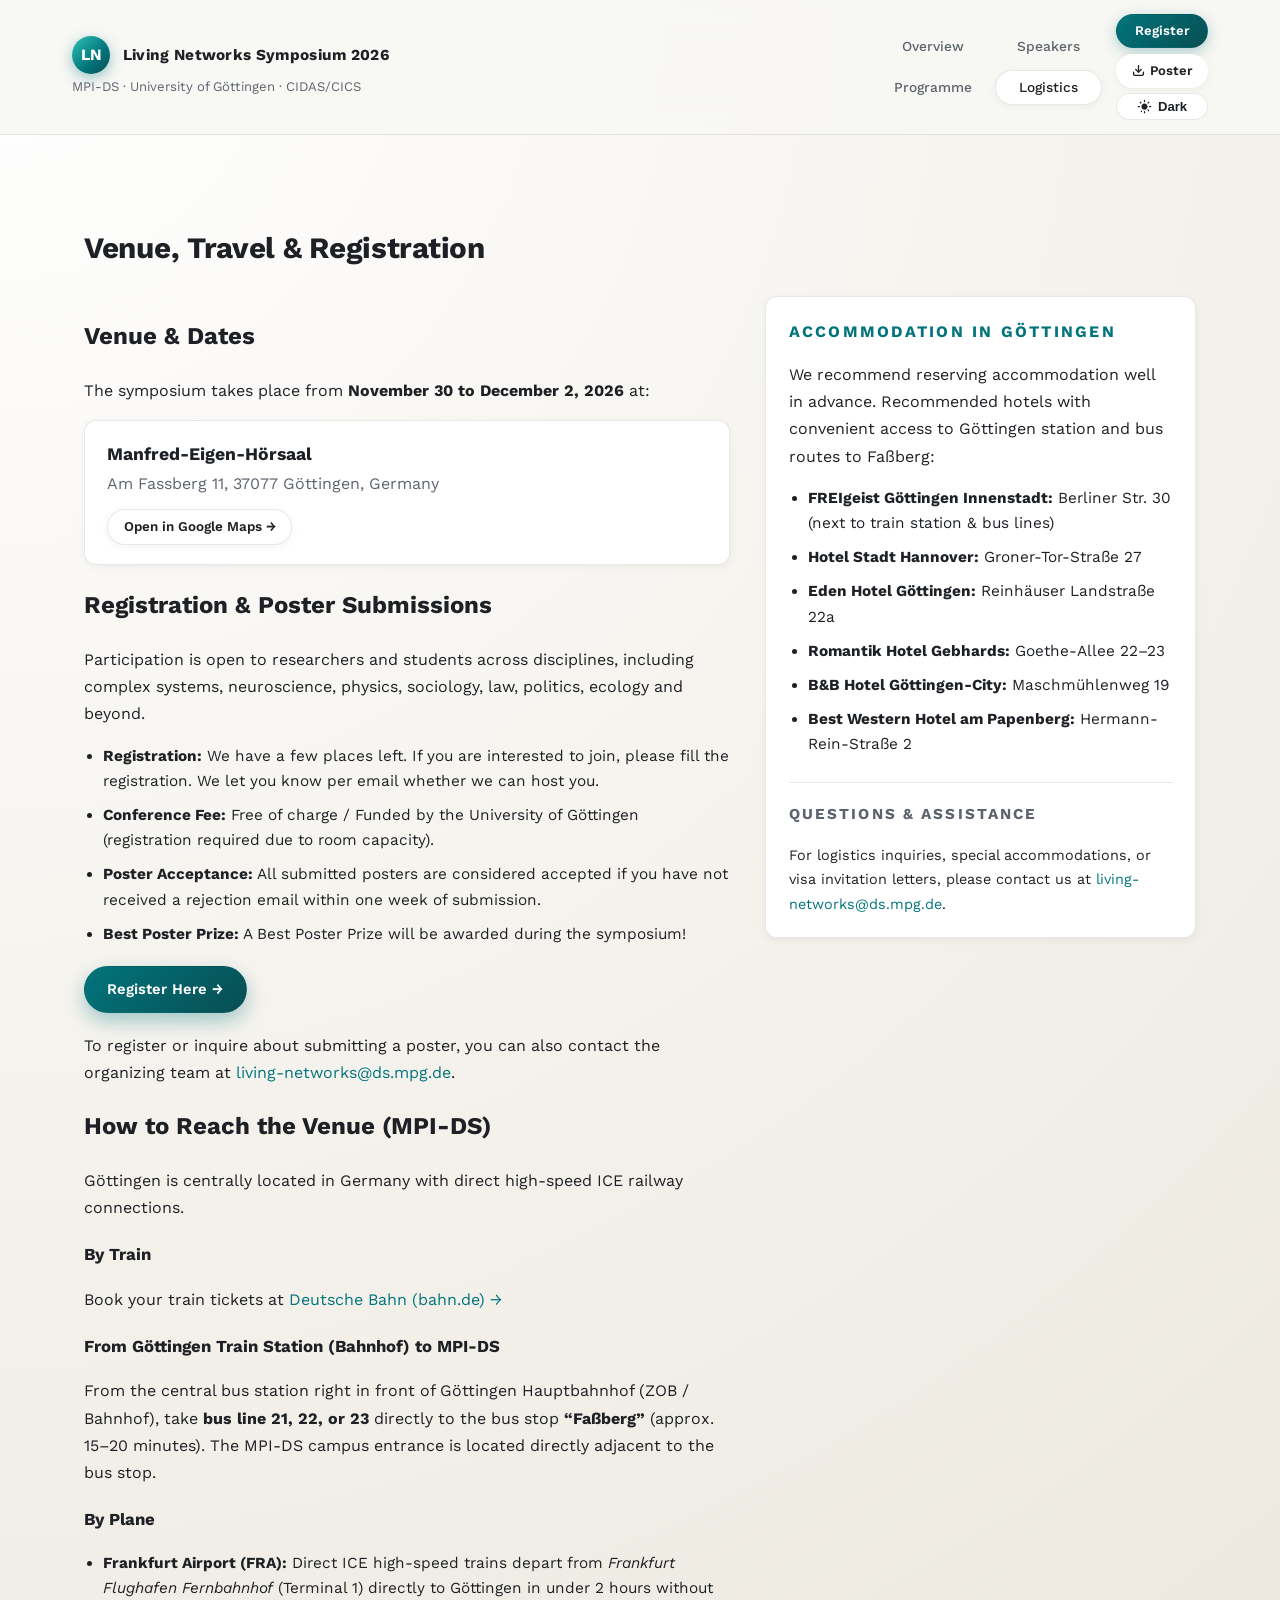
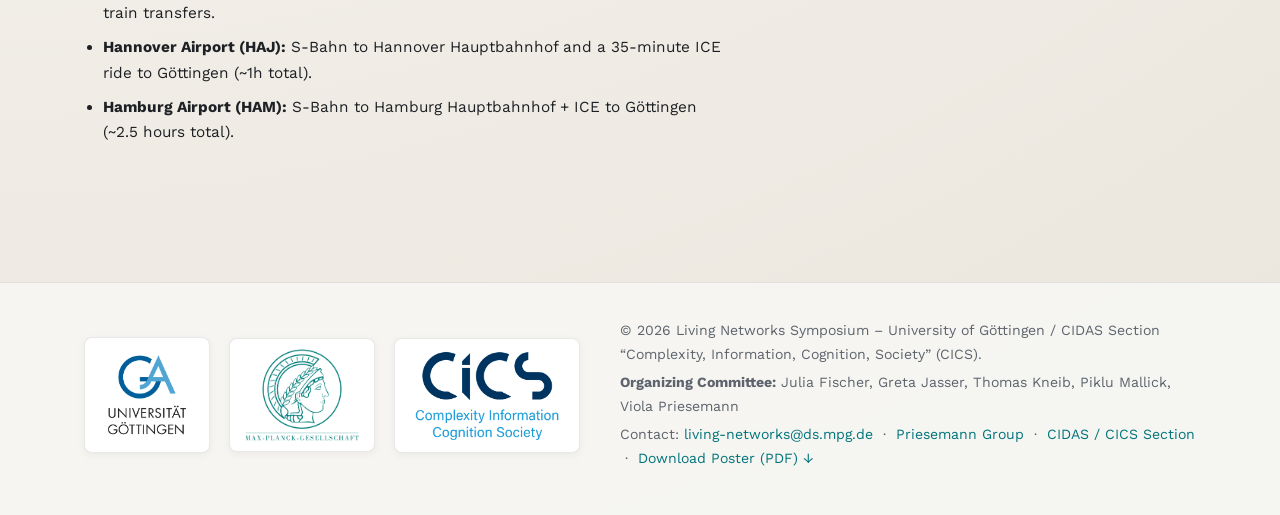
<file: logistics.html>
<!doctype html>
<html lang="en">
<head>
  <meta charset="utf-8">
  <meta name="viewport" content="width=device-width, initial-scale=1">
  <title>Logistics &amp; Registration – Living Networks Symposium 2026</title>
  <link rel="icon" type="image/svg+xml" href="assets/favicon.svg">
  <link rel="preconnect" href="https://fonts.googleapis.com">
  <link rel="preconnect" href="https://fonts.gstatic.com" crossorigin>
  <link href="https://fonts.googleapis.com/css2?family=Work+Sans:wght@400;500;600;700&family=Instrument+Serif:ital@0;1&display=swap" rel="stylesheet">
  <link rel="stylesheet" href="assets/style.css">
  <script src="assets/main.js" defer></script>
</head>
<body>
  <header class="site-header">
    <a href="#content" class="skip-link">Skip to content</a>
    <div class="header-inner">
      <div class="header-left">
        <a href="index.html" class="brand">
          <span class="brand-mark">LN</span>
          <span class="brand-text">Living Networks Symposium 2026</span>
        </a>
        <div class="brand-sub">MPI-DS · University of Göttingen · CIDAS/CICS</div>
      </div>
      <div class="header-right">
        <nav class="primary-nav" aria-label="Main">
          <ul>
            <li><a href="index.html" class="nav-link">Overview</a></li>
            <li><a href="speakers.html" class="nav-link">Speakers</a></li>
            <li><a href="programme.html" class="nav-link">Programme</a></li>
            <li><a href="logistics.html" class="nav-link nav-link-active">Logistics</a></li>
          </ul>
        </nav>
        <div class="header-actions">
          <!-- REPLACE '#register' WITH YOUR ACTUAL REGISTRATION LINK -->
          <a href="#register" class="btn btn-primary nav-register-btn" title="Register for the Symposium">Register</a>
          <a href="https://owncloud.gwdg.de/index.php/s/LCp1TDN87tWHRG6" class="btn nav-poster-btn" title="Download Event Poster" download>
            <svg width="13" height="13" viewBox="0 0 24 24" fill="none" stroke="currentColor" stroke-width="2.5" stroke-linecap="round" stroke-linejoin="round" aria-hidden="true"><path d="M21 15v4a2 2 0 0 1-2 2H5a2 2 0 0 1-2-2v-4"/><polyline points="7 10 12 15 17 10"/><line x1="12" y1="15" x2="12" y2="3"/></svg>
            <span>Poster</span>
          </a>
          <button type="button" id="theme-toggle-btn" class="theme-toggle" aria-label="Toggle dark mode">
            <svg viewBox="0 0 24 24"><path d="M12 7c-2.76 0-5 2.24-5 5s2.24 5 5 5 5-2.24 5-5-2.24-5-5-5zM2 13h2c.55 0 1-.45 1-1s-.45-1-1-1H2c-.55 0-1 .45-1 1s.45 1 1 1zm18 0h2c.55 0 1-.45 1-1s-.45-1-1-1h-2c-.55 0-1 .45-1 1s.45 1 1 1zM11 2v2c0 .55.45 1 1 1s1-.45 1-1V2c0-.55-.45-1-1-1s-1 .45-1 1zm0 18v2c0 .55.45 1 1 1s1-.45 1-1v-2c0-.55-.45-1-1-1s-1 .45-1 1zM5.99 4.58a.996.996 0 00-1.41 0 .996.996 0 000 1.41l1.06 1.06c.39.39 1.03.39 1.41 0s.39-1.03 0-1.41L5.99 4.58zm12.37 12.37a.996.996 0 00-1.41 0 .996.996 0 000 1.41l1.06 1.06c.39.39 1.03.39 1.41 0s.39-1.03 0-1.41l-1.06-1.06zm1.06-10.96a.996.996 0 000-1.41.996.996 0 00-1.41 0l-1.06 1.06c-.39.39-.39 1.03 0 1.41s1.03.39 1.41 0l1.06-1.06zM7.05 18.36a.996.996 0 000-1.41.996.996 0 000 1.41l-1.06 1.06c-.39.39-.39 1.03 0 1.41s1.03.39 1.41 0l1.06-1.06z"/></svg>
            <span>Dark</span>
          </button>
        </div>
      </div>
    </div>
  </header>

  <main class="page" id="content">
    <section class="section">
      <div class="section-header">
        <h1 class="section-title">Venue, Travel &amp; Registration</h1>
      </div>
      <div class="section-grid">
        <div>
          <h2>Venue &amp; Dates</h2>
          <p>The symposium takes place from <strong>November 30 to December 2, 2026</strong> at:</p>
          <div style="background: var(--card-bg); padding: 1.2rem 1.4rem; border-radius: var(--radius-md); border: 1px solid var(--color-border); box-shadow: var(--shadow-sm); margin-bottom: 1.2rem;">
            <strong style="font-size: 1.1rem; color: var(--color-text);">Manfred-Eigen-Hörsaal</strong><br>
            <span style="color: var(--color-text-muted);">Am Fassberg 11, 37077 Göttingen, Germany</span><br>
            <div style="margin-top: 0.75rem;">
              <a href="https://www.google.com/maps/place/Max-Planck-Gesellschaft+Campus+G%C3%B6ttingen/@51.5611699,9.9669231,57m/data=!3m2!1e3!5s0x47a4d503fbd49fbd:0xbd6058818fd4b425!4m14!1m7!3m6!1s0x47a4d503f7eac34b:0xf063cb4edda29855!2sMax-Planck-Institute+for+Dynamics+and+Self-Organization!8m2!3d51.5606918!4d9.9680538!16zL20vMGd0Y2Rs!3m5!1s0x47a4d503f30dc6fd:0x26a740d05bf9d016!8m2!3d51.5611381!4d9.9671592!16s%2Fg%2F11d_d421jh?entry=ttu&g_ep=EgoyMDI2MDkwMS4wIKXMDSoASAFQAw%3D%3D" target="_blank" rel="noopener noreferrer" class="btn btn-secondary" style="padding: 0.35rem 0.95rem; font-size: 0.84rem;">Open in Google Maps &rarr;</a>
            </div>
          </div>
          
          <h2 id="register">Registration &amp; Poster Submissions</h2>
          <p>Participation is open to researchers and students across disciplines, including complex systems, neuroscience, physics, sociology, law, politics, ecology and beyond.</p>
          <ul class="bullet-list">
            <li><strong>Registration:</strong> We have a few places left. If you are interested to join, please fill the registration. We let you know per email whether we can host you.</li>
            <li><strong>Conference Fee:</strong> Free of charge / Funded by the University of Göttingen (registration required due to room capacity).</li>
            <li><strong>Poster Acceptance:</strong> All submitted posters are considered accepted if you have not received a rejection email within one week of submission.</li>
            <li><strong>Best Poster Prize:</strong> A Best Poster Prize will be awarded during the symposium!</li>
          </ul>
          <div style="margin: 1.2rem 0;">
            <!-- REPLACE '#register' WITH YOUR ACTUAL REGISTRATION LINK -->
            <a class="btn btn-primary" href="#register" title="Register for the Symposium">Register Here &rarr;</a>
          </div>
          <p>To register or inquire about submitting a poster, you can also contact the organizing team at <a href="mailto:living-networks@ds.mpg.de">living-networks@ds.mpg.de</a>.</p>

          <h2>How to Reach the Venue (MPI-DS)</h2>
          <p>Göttingen is centrally located in Germany with direct high-speed ICE railway connections.</p>

          <h3 style="font-size: 1.05rem; margin-top: 1.2rem;">By Train</h3>
          <p>Book your train tickets at <a href="https://www.bahn.de" target="_blank" rel="noopener noreferrer">Deutsche Bahn (bahn.de) &rarr;</a></p>

          <h3 style="font-size: 1.05rem; margin-top: 1.2rem;">From Göttingen Train Station (Bahnhof) to MPI-DS</h3>
          <p>From the central bus station right in front of Göttingen Hauptbahnhof (ZOB / Bahnhof), take <strong>bus line 21, 22, or 23</strong> directly to the bus stop <strong>&ldquo;Faßberg&rdquo;</strong> (approx. 15–20 minutes). The MPI-DS campus entrance is located directly adjacent to the bus stop.</p>

          <h3 style="font-size: 1.05rem; margin-top: 1.2rem;">By Plane</h3>
          <ul class="bullet-list">
            <li><strong>Frankfurt Airport (FRA):</strong> Direct ICE high-speed trains depart from <em>Frankfurt Flughafen Fernbahnhof</em> (Terminal 1) directly to Göttingen in under 2 hours without train transfers.</li>
            <li><strong>Hannover Airport (HAJ):</strong> S-Bahn to Hannover Hauptbahnhof and a 35-minute ICE ride to Göttingen (~1h total).</li>
            <li><strong>Hamburg Airport (HAM):</strong> S-Bahn to Hamburg Hauptbahnhof + ICE to Göttingen (~2.5 hours total).</li>
          </ul>
        </div>

        <aside class="aside-card">
          <h2 class="aside-title">Accommodation in Göttingen</h2>
          <p>We recommend reserving accommodation well in advance. Recommended hotels with convenient access to Göttingen station and bus routes to Faßberg:</p>
          <ul class="bullet-list">
            <li><strong>FREIgeist Göttingen Innenstadt:</strong> Berliner Str. 30 (next to train station &amp; bus lines)</li>
            <li><strong>Hotel Stadt Hannover:</strong> Groner-Tor-Straße 27</li>
            <li><strong>Eden Hotel Göttingen:</strong> Reinhäuser Landstraße 22a</li>
            <li><strong>Romantik Hotel Gebhards:</strong> Goethe-Allee 22–23</li>
            <li><strong>B&amp;B Hotel Göttingen-City:</strong> Maschmühlenweg 19</li>
            <li><strong>Best Western Hotel am Papenberg:</strong> Hermann-Rein-Straße 2</li>
          </ul>

          <div style="margin-top: 1.5rem; padding-top: 1.2rem; border-top: 1px solid var(--color-border);">
            <h3 style="margin-top: 0; font-size: 0.95rem; text-transform: uppercase; letter-spacing: 0.14em; color: var(--color-text-muted);">Questions &amp; Assistance</h3>
            <p style="font-size: 0.9rem; margin: 0;">For logistics inquiries, special accommodations, or visa invitation letters, please contact us at <a href="mailto:living-networks@ds.mpg.de">living-networks@ds.mpg.de</a>.</p>
          </div>
        </aside>
      </div>
    </section>
  </main>

  <footer class="site-footer">
    <div class="footer-inner">
      <div class="footer-logos">
        <a class="footer-logo-link" href="https://www.uni-goettingen.de/" target="_blank" rel="noopener noreferrer" title="University of Göttingen">
          <img src="resources/GOE-Uni.png" alt="University of Göttingen Logo" width="100" height="90" loading="lazy">
        </a>
        <a class="footer-logo-link" href="https://www.ds.mpg.de/" target="_blank" rel="noopener noreferrer" title="Max Planck Institute for Dynamics and Self-Organization">
          <img src="resources/Minerva.png" alt="Max Planck Society Minerva Logo" width="120" height="98" loading="lazy">
        </a>
        <a class="footer-logo-link" href="https://www.uni-goettingen.de/en/section+complexity%2C+information%2C+cognition%2C+society/701947.html" target="_blank" rel="noopener noreferrer" title="CIDAS Section Complexity, Information, Cognition, Society (CICS)">
          <img src="resources/logo_cics.png" alt="CICS Logo" width="160" height="98" loading="lazy">
        </a>
      </div>
      <div class="footer-info">
        <p>&copy; 2026 Living Networks Symposium &ndash; University of Göttingen / CIDAS Section &ldquo;Complexity, Information, Cognition, Society&rdquo; (CICS).</p>
        <p><strong>Organizing Committee:</strong> Julia Fischer, Greta Jasser, Thomas Kneib, Piklu Mallick, Viola Priesemann</p>
        <p>Contact: <a href="mailto:living-networks@ds.mpg.de">living-networks@ds.mpg.de</a> &nbsp;·&nbsp; <a href="https://priesemann-group.github.io/" target="_blank" rel="noopener noreferrer">Priesemann Group</a> &nbsp;·&nbsp; <a href="https://www.uni-goettingen.de/en/section+complexity%2C+information%2C+cognition%2C+society/701947.html" target="_blank" rel="noopener noreferrer">CIDAS / CICS Section</a> &nbsp;·&nbsp; <a href="https://owncloud.gwdg.de/index.php/s/LCp1TDN87tWHRG6" download title="Download symposium poster">Download Poster (PDF) &darr;</a></p>
      </div>
    </div>
  </footer>
</body>
</html>
</file>
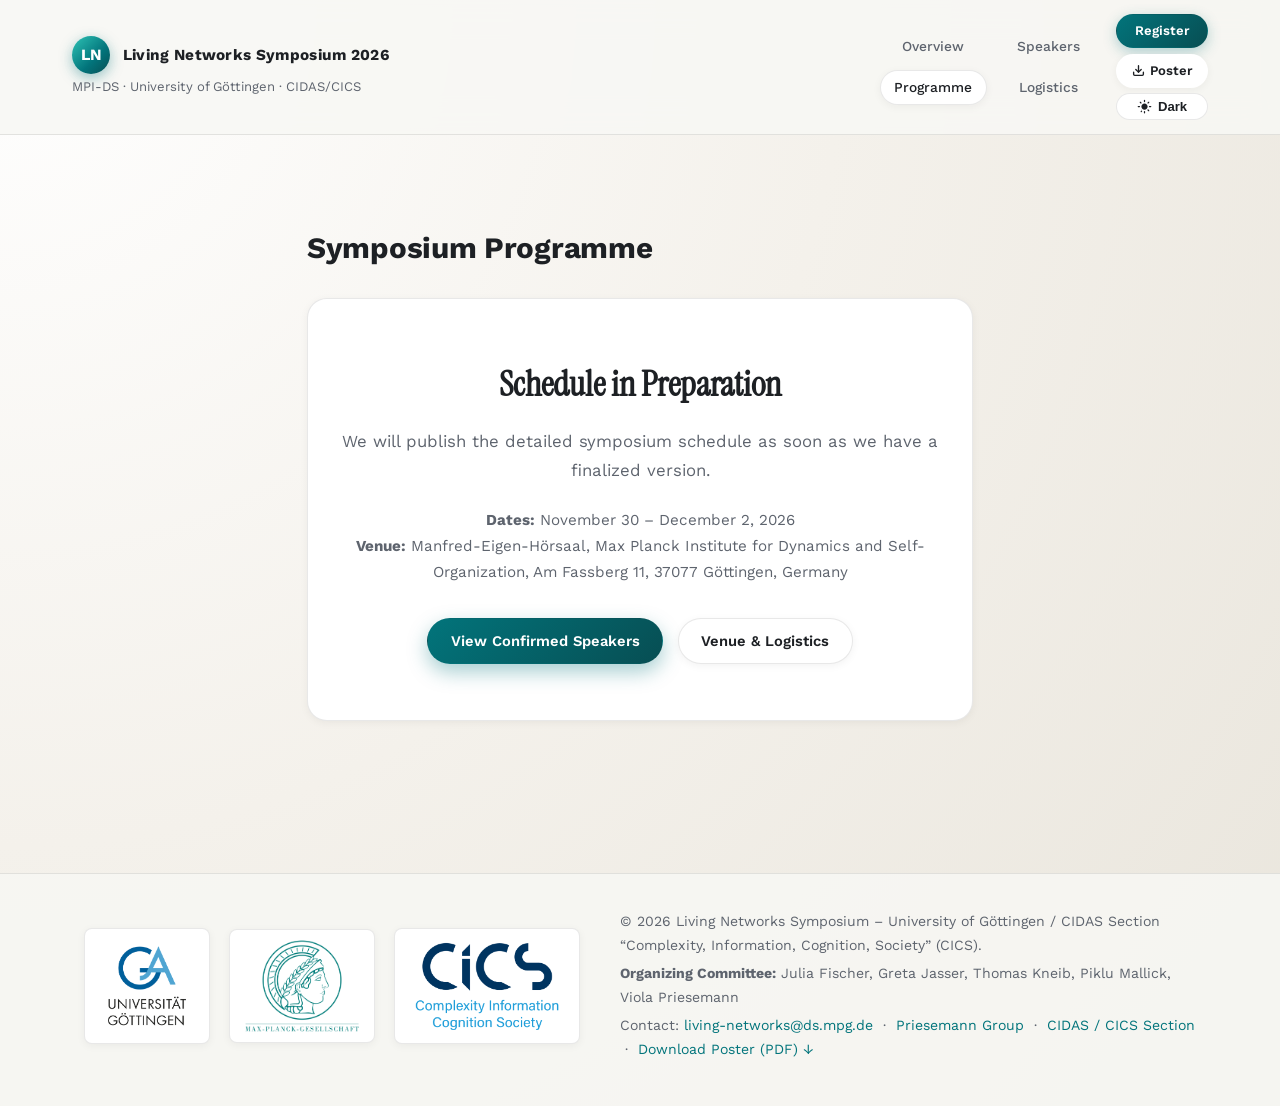
<file: programme.html>
<!doctype html>
<html lang="en">
<head>
  <meta charset="utf-8">
  <meta name="viewport" content="width=device-width, initial-scale=1">
  <title>Programme – Living Networks Symposium 2026</title>
  <link rel="icon" type="image/svg+xml" href="assets/favicon.svg">
  <link rel="preconnect" href="https://fonts.googleapis.com">
  <link rel="preconnect" href="https://fonts.gstatic.com" crossorigin>
  <link href="https://fonts.googleapis.com/css2?family=Work+Sans:wght@400;500;600;700&family=Instrument+Serif:ital@0;1&display=swap" rel="stylesheet">
  <link rel="stylesheet" href="assets/style.css">
  <script src="assets/main.js" defer></script>
</head>
<body>
  <header class="site-header">
    <a href="#content" class="skip-link">Skip to content</a>
    <div class="header-inner">
      <div class="header-left">
        <a href="index.html" class="brand">
          <span class="brand-mark">LN</span>
          <span class="brand-text">Living Networks Symposium 2026</span>
        </a>
        <div class="brand-sub">MPI-DS · University of Göttingen · CIDAS/CICS</div>
      </div>
      <div class="header-right">
        <nav class="primary-nav" aria-label="Main">
          <ul>
            <li><a href="index.html" class="nav-link">Overview</a></li>
            <li><a href="speakers.html" class="nav-link">Speakers</a></li>
            <li><a href="programme.html" class="nav-link nav-link-active">Programme</a></li>
            <li><a href="logistics.html" class="nav-link">Logistics</a></li>
          </ul>
        </nav>
        <div class="header-actions">
          <!-- REPLACE '#register' WITH YOUR ACTUAL REGISTRATION LINK -->
          <a href="#register" class="btn btn-primary nav-register-btn" title="Register for the Symposium">Register</a>
          <a href="https://owncloud.gwdg.de/index.php/s/LCp1TDN87tWHRG6" class="btn nav-poster-btn" title="Download Event Poster" download>
            <svg width="13" height="13" viewBox="0 0 24 24" fill="none" stroke="currentColor" stroke-width="2.5" stroke-linecap="round" stroke-linejoin="round" aria-hidden="true"><path d="M21 15v4a2 2 0 0 1-2 2H5a2 2 0 0 1-2-2v-4"/><polyline points="7 10 12 15 17 10"/><line x1="12" y1="15" x2="12" y2="3"/></svg>
            <span>Poster</span>
          </a>
          <button type="button" id="theme-toggle-btn" class="theme-toggle" aria-label="Toggle dark mode">
            <svg viewBox="0 0 24 24"><path d="M12 7c-2.76 0-5 2.24-5 5s2.24 5 5 5 5-2.24 5-5-2.24-5-5-5zM2 13h2c.55 0 1-.45 1-1s-.45-1-1-1H2c-.55 0-1 .45-1 1s.45 1 1 1zm18 0h2c.55 0 1-.45 1-1s-.45-1-1-1h-2c-.55 0-1 .45-1 1s.45 1 1 1zM11 2v2c0 .55.45 1 1 1s1-.45 1-1V2c0-.55-.45-1-1-1s-1 .45-1 1zm0 18v2c0 .55.45 1 1 1s1-.45 1-1v-2c0-.55-.45-1-1-1s-1 .45-1 1zM5.99 4.58a.996.996 0 00-1.41 0 .996.996 0 000 1.41l1.06 1.06c.39.39 1.03.39 1.41 0s.39-1.03 0-1.41L5.99 4.58zm12.37 12.37a.996.996 0 00-1.41 0 .996.996 0 000 1.41l1.06 1.06c.39.39 1.03.39 1.41 0s.39-1.03 0-1.41l-1.06-1.06zm1.06-10.96a.996.996 0 000-1.41.996.996 0 00-1.41 0l-1.06 1.06c-.39.39-.39 1.03 0 1.41s1.03.39 1.41 0l1.06-1.06zM7.05 18.36a.996.996 0 000-1.41.996.996 0 000 1.41l-1.06 1.06c-.39.39-.39 1.03 0 1.41s1.03.39 1.41 0l1.06-1.06z"/></svg>
            <span>Dark</span>
          </button>
        </div>
      </div>
    </div>
  </header>

  <main class="page" id="content">
    <section class="section">
      <div class="section-header">
        <h1 class="section-title">Symposium Programme</h1>
      </div>

      <div class="programme-blank-card">
        <h2>Schedule in Preparation</h2>
        <p>We will publish the detailed symposium schedule as soon as we have a finalized version.</p>
        <p style="font-size: 0.95rem; color: var(--color-text-muted);">
          <strong>Dates:</strong> November 30 &ndash; December 2, 2026<br>
          <strong>Venue:</strong> Manfred-Eigen-Hörsaal, Max Planck Institute for Dynamics and Self-Organization, Am Fassberg 11, 37077 Göttingen, Germany
        </p>
        <div style="margin-top: 2rem;">
          <a class="btn btn-primary" href="speakers.html">View Confirmed Speakers</a>
          <a class="btn btn-secondary" href="logistics.html" style="margin-left: 0.6rem;">Venue &amp; Logistics</a>
        </div>
      </div>
    </section>
  </main>

  <footer class="site-footer">
    <div class="footer-inner">
      <div class="footer-logos">
        <a class="footer-logo-link" href="https://www.uni-goettingen.de/" target="_blank" rel="noopener noreferrer" title="University of Göttingen">
          <img src="resources/GOE-Uni.png" alt="University of Göttingen Logo" width="100" height="90" loading="lazy">
        </a>
        <a class="footer-logo-link" href="https://www.ds.mpg.de/" target="_blank" rel="noopener noreferrer" title="Max Planck Institute for Dynamics and Self-Organization">
          <img src="resources/Minerva.png" alt="Max Planck Society Minerva Logo" width="120" height="98" loading="lazy">
        </a>
        <a class="footer-logo-link" href="https://www.uni-goettingen.de/en/section+complexity%2C+information%2C+cognition%2C+society/701947.html" target="_blank" rel="noopener noreferrer" title="CIDAS Section Complexity, Information, Cognition, Society (CICS)">
          <img src="resources/logo_cics.png" alt="CICS Logo" width="160" height="98" loading="lazy">
        </a>
      </div>
      <div class="footer-info">
        <p>&copy; 2026 Living Networks Symposium &ndash; University of Göttingen / CIDAS Section “Complexity, Information, Cognition, Society” (CICS).</p>
        <p><strong>Organizing Committee:</strong> Julia Fischer, Greta Jasser, Thomas Kneib, Piklu Mallick, Viola Priesemann</p>
        <p>Contact: <a href="mailto:living-networks@ds.mpg.de">living-networks@ds.mpg.de</a> &nbsp;·&nbsp; <a href="https://priesemann-group.github.io/" target="_blank" rel="noopener noreferrer">Priesemann Group</a> &nbsp;·&nbsp; <a href="https://www.uni-goettingen.de/en/section+complexity%2C+information%2C+cognition%2C+society/701947.html" target="_blank" rel="noopener noreferrer">CIDAS / CICS Section</a> &nbsp;·&nbsp; <a href="https://owncloud.gwdg.de/index.php/s/LCp1TDN87tWHRG6" download title="Download symposium poster">Download Poster (PDF) &darr;</a></p>
      </div>
    </div>
  </footer>
</body>
</html>
</file>
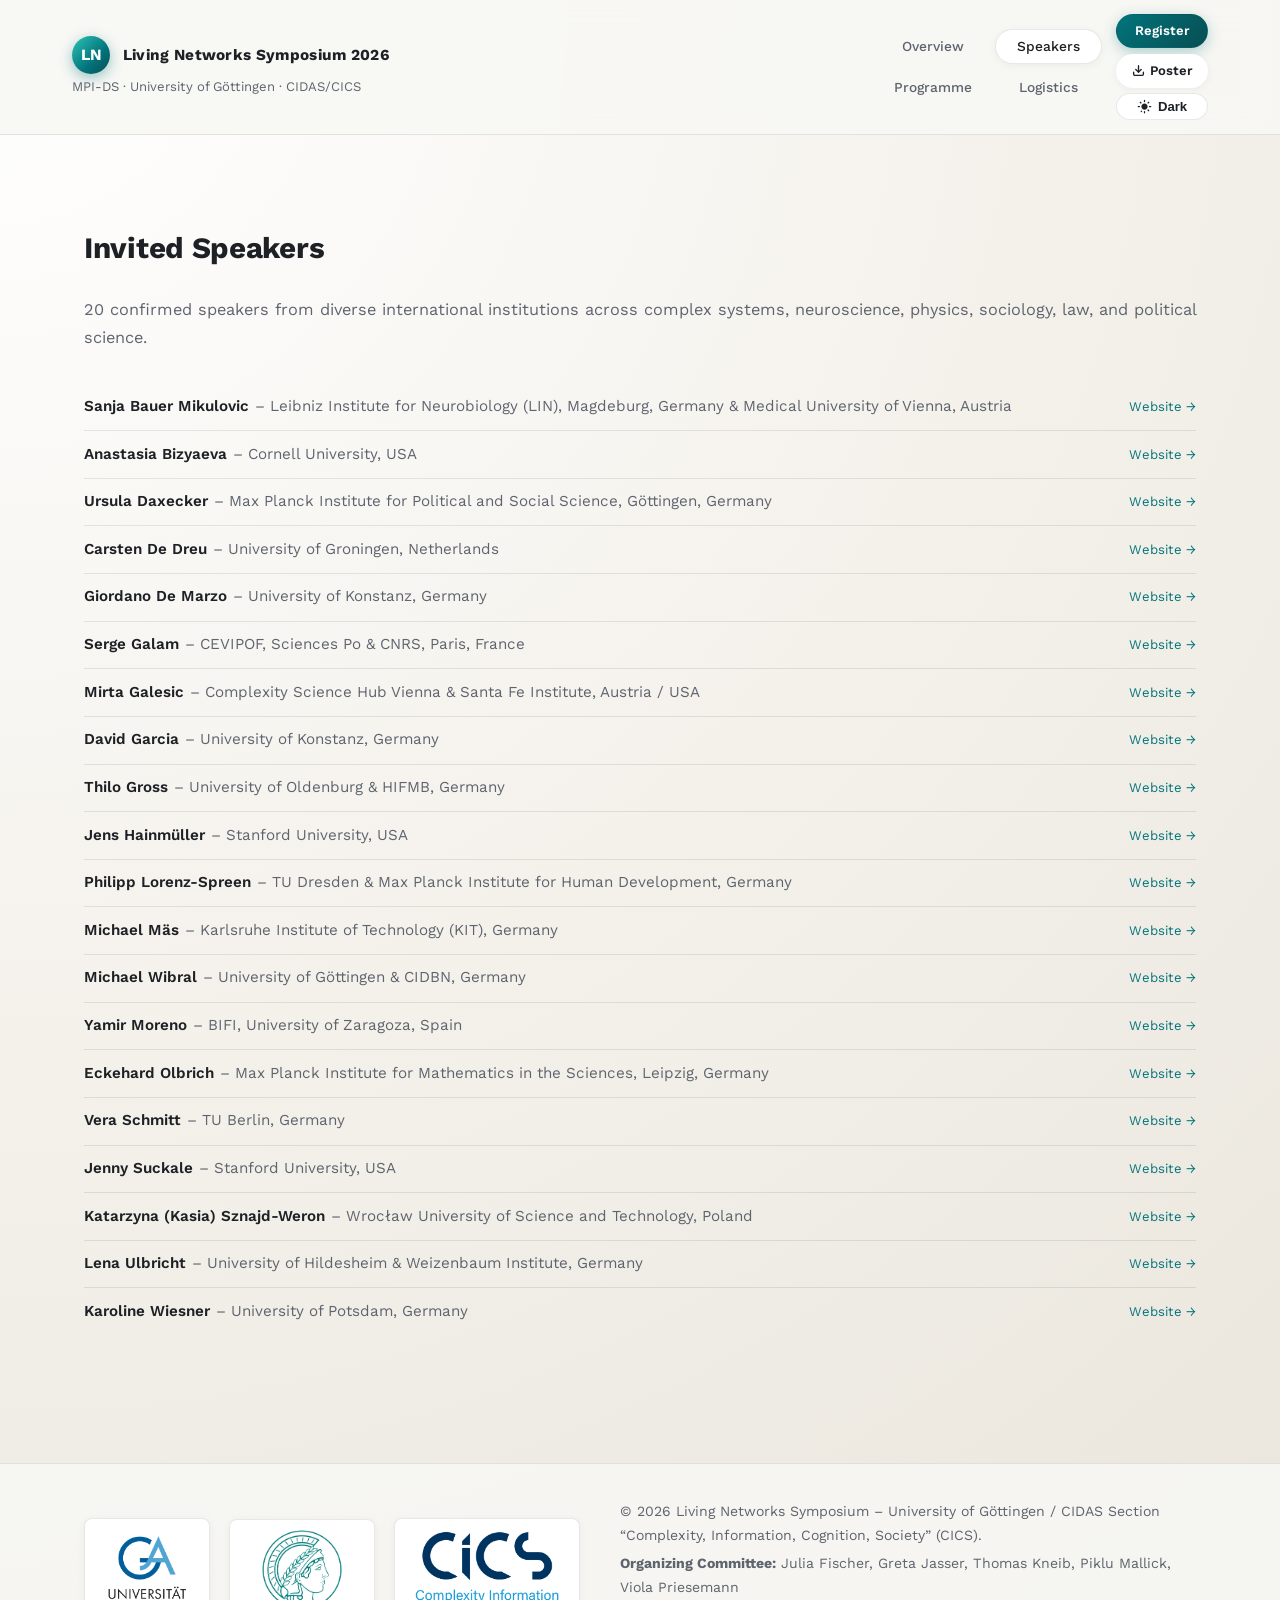
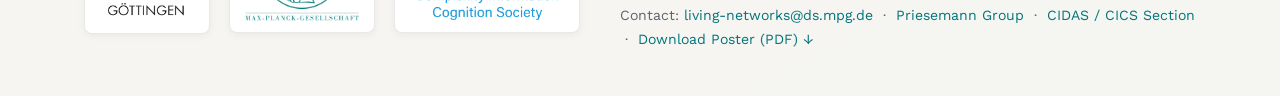
<file: speakers.html>
<!doctype html>
<html lang="en">
<head>
  <meta charset="utf-8">
  <meta name="viewport" content="width=device-width, initial-scale=1">
  <title>Speakers – Living Networks Symposium 2026</title>
  <link rel="icon" type="image/svg+xml" href="assets/favicon.svg">
  <link rel="preconnect" href="https://fonts.googleapis.com">
  <link rel="preconnect" href="https://fonts.gstatic.com" crossorigin>
  <link href="https://fonts.googleapis.com/css2?family=Work+Sans:wght@400;500;600;700&family=Instrument+Serif:ital@0;1&display=swap" rel="stylesheet">
  <link rel="stylesheet" href="assets/style.css">
  <script src="assets/main.js" defer></script>
</head>
<body>
  <header class="site-header">
    <a href="#content" class="skip-link">Skip to content</a>
    <div class="header-inner">
      <div class="header-left">
        <a href="index.html" class="brand">
          <span class="brand-mark">LN</span>
          <span class="brand-text">Living Networks Symposium 2026</span>
        </a>
        <div class="brand-sub">MPI-DS · University of Göttingen · CIDAS/CICS</div>
      </div>
      <div class="header-right">
        <nav class="primary-nav" aria-label="Main">
          <ul>
            <li><a href="index.html" class="nav-link">Overview</a></li>
            <li><a href="speakers.html" class="nav-link nav-link-active">Speakers</a></li>
            <li><a href="programme.html" class="nav-link">Programme</a></li>
            <li><a href="logistics.html" class="nav-link">Logistics</a></li>
          </ul>
        </nav>
        <div class="header-actions">
          <!-- REPLACE '#register' WITH YOUR ACTUAL REGISTRATION LINK -->
          <a href="#register" class="btn btn-primary nav-register-btn" title="Register for the Symposium">Register</a>
          <a href="https://owncloud.gwdg.de/index.php/s/LCp1TDN87tWHRG6" class="btn nav-poster-btn" title="Download Event Poster" download>
            <svg width="13" height="13" viewBox="0 0 24 24" fill="none" stroke="currentColor" stroke-width="2.5" stroke-linecap="round" stroke-linejoin="round" aria-hidden="true"><path d="M21 15v4a2 2 0 0 1-2 2H5a2 2 0 0 1-2-2v-4"/><polyline points="7 10 12 15 17 10"/><line x1="12" y1="15" x2="12" y2="3"/></svg>
            <span>Poster</span>
          </a>
          <button type="button" id="theme-toggle-btn" class="theme-toggle" aria-label="Toggle dark mode">
            <svg viewBox="0 0 24 24"><path d="M12 7c-2.76 0-5 2.24-5 5s2.24 5 5 5 5-2.24 5-5-2.24-5-5-5zM2 13h2c.55 0 1-.45 1-1s-.45-1-1-1H2c-.55 0-1 .45-1 1s.45 1 1 1zm18 0h2c.55 0 1-.45 1-1s-.45-1-1-1h-2c-.55 0-1 .45-1 1s.45 1 1 1zM11 2v2c0 .55.45 1 1 1s1-.45 1-1V2c0-.55-.45-1-1-1s-1 .45-1 1zm0 18v2c0 .55.45 1 1 1s1-.45 1-1v-2c0-.55-.45-1-1-1s-1 .45-1 1zM5.99 4.58a.996.996 0 00-1.41 0 .996.996 0 000 1.41l1.06 1.06c.39.39 1.03.39 1.41 0s.39-1.03 0-1.41L5.99 4.58zm12.37 12.37a.996.996 0 00-1.41 0 .996.996 0 000 1.41l1.06 1.06c.39.39 1.03.39 1.41 0s.39-1.03 0-1.41l-1.06-1.06zm1.06-10.96a.996.996 0 000-1.41.996.996 0 00-1.41 0l-1.06 1.06c-.39.39-.39 1.03 0 1.41s1.03.39 1.41 0l1.06-1.06zM7.05 18.36a.996.996 0 000-1.41.996.996 0 000 1.41l-1.06 1.06c-.39.39-.39 1.03 0 1.41s1.03.39 1.41 0l1.06-1.06z"/></svg>
            <span>Dark</span>
          </button>
        </div>
      </div>
    </div>
  </header>

  <main class="page" id="content">
    <section class="section">
      <div class="section-header">
        <h1 class="section-title">Invited Speakers</h1>
      </div>
      <p class="section-intro">20 confirmed speakers from diverse international institutions across complex systems, neuroscience, physics, sociology, law, and political science.</p>

      <div style="margin-top: 2rem;">
        <ul class="speaker-list">
            <li><span class="speaker-name-inline">Sanja Bauer Mikulovic</span> <span class="speaker-affil-inline">– Leibniz Institute for Neurobiology (LIN), Magdeburg, Germany &amp; Medical University of Vienna, Austria</span> <a class="speaker-website" href="https://mnc.meduniwien.ac.at/ueber-uns/mitglieder/personen/detailansicht-person/?pers=bauer-mikulovic_sanja&p_id=1198&cHash=759f6461b57b2c2c3e518db1275479e9" target="_blank" rel="noopener noreferrer">Website &rarr;</a></li>
            <li><span class="speaker-name-inline">Anastasia Bizyaeva</span> <span class="speaker-affil-inline">– Cornell University, USA</span> <a class="speaker-website" href="https://anastasiabzv.github.io/" target="_blank" rel="noopener noreferrer">Website &rarr;</a></li>
            <li><span class="speaker-name-inline">Ursula Daxecker</span> <span class="speaker-affil-inline">– Max Planck Institute for Political and Social Science, Göttingen, Germany</span> <a class="speaker-website" href="https://www.ips.mpg.de/4040/prof-dr-ursula-daxecker" target="_blank" rel="noopener noreferrer">Website &rarr;</a></li>
            <li><span class="speaker-name-inline">Carsten De Dreu</span> <span class="speaker-affil-inline">– University of Groningen, Netherlands</span> <a class="speaker-website" href="https://scholar.google.nl/citations?user=X9XCtVUAAAAJ&hl=en" target="_blank" rel="noopener noreferrer">Website &rarr;</a></li>
            <li><span class="speaker-name-inline">Giordano De Marzo</span> <span class="speaker-affil-inline">– University of Konstanz, Germany</span> <a class="speaker-website" href="https://giordano-demarzo.github.io/" target="_blank" rel="noopener noreferrer">Website &rarr;</a></li>
            <li><span class="speaker-name-inline">Serge Galam</span> <span class="speaker-affil-inline">– CEVIPOF, Sciences Po &amp; CNRS, Paris, France</span> <a class="speaker-website" href="https://www.sciencespo.fr/cevipof/en/directory/galam-serge/" target="_blank" rel="noopener noreferrer">Website &rarr;</a></li>
            <li><span class="speaker-name-inline">Mirta Galesic</span> <span class="speaker-affil-inline">– Complexity Science Hub Vienna &amp; Santa Fe Institute, Austria / USA</span> <a class="speaker-website" href="https://csh.ac.at/mirta-galesic/" target="_blank" rel="noopener noreferrer">Website &rarr;</a></li>
            <li><span class="speaker-name-inline">David Garcia</span> <span class="speaker-affil-inline">– University of Konstanz, Germany</span> <a class="speaker-website" href="https://dgarcia.eu/" target="_blank" rel="noopener noreferrer">Website &rarr;</a></li>
            <li><span class="speaker-name-inline">Thilo Gross</span> <span class="speaker-affil-inline">– University of Oldenburg &amp; HIFMB, Germany</span> <a class="speaker-website" href="https://biond.org/people/profile?p=1" target="_blank" rel="noopener noreferrer">Website &rarr;</a></li>
            <li><span class="speaker-name-inline">Jens Hainmüller</span> <span class="speaker-affil-inline">– Stanford University, USA</span> <a class="speaker-website" href="https://j-hai.github.io/" target="_blank" rel="noopener noreferrer">Website &rarr;</a></li>
            <li><span class="speaker-name-inline">Philipp Lorenz-Spreen</span> <span class="speaker-affil-inline">– TU Dresden &amp; Max Planck Institute for Human Development, Germany</span> <a class="speaker-website" href="https://www.mpib-berlin.mpg.de/person/133463/2549" target="_blank" rel="noopener noreferrer">Website &rarr;</a></li>
            <li><span class="speaker-name-inline">Michael Mäs</span> <span class="speaker-affil-inline">– Karlsruhe Institute of Technology (KIT), Germany</span> <a class="speaker-website" href="https://scholar.google.de/citations?user=2ZPQQgwAAAAJ&hl=en" target="_blank" rel="noopener noreferrer">Website &rarr;</a></li>
            <li><span class="speaker-name-inline">Michael Wibral</span> <span class="speaker-affil-inline">– University of Göttingen &amp; CIDBN, Germany</span> <a class="speaker-website" href="https://www.uni-goettingen.de/de/617369.html" target="_blank" rel="noopener noreferrer">Website &rarr;</a></li>
            <li><span class="speaker-name-inline">Yamir Moreno</span> <span class="speaker-affil-inline">– BIFI, University of Zaragoza, Spain</span> <a class="speaker-website" href="https://cosnet.bifi.es/people/yamir-moreno/" target="_blank" rel="noopener noreferrer">Website &rarr;</a></li>
            <li><span class="speaker-name-inline">Eckehard Olbrich</span> <span class="speaker-affil-inline">– Max Planck Institute for Mathematics in the Sciences, Leipzig, Germany</span> <a class="speaker-website" href="https://www.mis.mpg.de/de/people/eckehard-olbrich" target="_blank" rel="noopener noreferrer">Website &rarr;</a></li>
            <li><span class="speaker-name-inline">Vera Schmitt</span> <span class="speaker-affil-inline">– TU Berlin, Germany</span> <a class="speaker-website" href="https://veraschmitt.github.io/" target="_blank" rel="noopener noreferrer">Website &rarr;</a></li>
            <li><span class="speaker-name-inline">Jenny Suckale</span> <span class="speaker-affil-inline">– Stanford University, USA</span> <a class="speaker-website" href="https://profiles.stanford.edu/jenny-suckale?releaseVersion=11.5.3" target="_blank" rel="noopener noreferrer">Website &rarr;</a></li>
            <li><span class="speaker-name-inline">Katarzyna (Kasia) Sznajd-Weron</span> <span class="speaker-affil-inline">– Wrocław University of Science and Technology, Poland</span> <a class="speaker-website" href="https://p.wz.pwr.edu.pl/~weron.katarzyna/" target="_blank" rel="noopener noreferrer">Website &rarr;</a></li>
            <li><span class="speaker-name-inline">Lena Ulbricht</span> <span class="speaker-affil-inline">– University of Hildesheim &amp; Weizenbaum Institute, Germany</span> <a class="speaker-website" href="https://www.weizenbaum-institut.de/en/portrait/p/lena-ulbricht/#page=1&tags=science_publications&sort=date" target="_blank" rel="noopener noreferrer">Website &rarr;</a></li>
            <li><span class="speaker-name-inline">Karoline Wiesner</span> <span class="speaker-affil-inline">– University of Potsdam, Germany</span> <a class="speaker-website" href="https://www.karowiesner.org/" target="_blank" rel="noopener noreferrer">Website &rarr;</a></li>
          </ul>
      </div>
    </section>
  </main>

  <footer class="site-footer">
    <div class="footer-inner">
      <div class="footer-logos">
        <a class="footer-logo-link" href="https://www.uni-goettingen.de/" target="_blank" rel="noopener noreferrer" title="University of Göttingen">
          <img src="resources/GOE-Uni.png" alt="University of Göttingen Logo" width="100" height="90" loading="lazy">
        </a>
        <a class="footer-logo-link" href="https://www.ds.mpg.de/" target="_blank" rel="noopener noreferrer" title="Max Planck Institute for Dynamics and Self-Organization">
          <img src="resources/Minerva.png" alt="Max Planck Society Minerva Logo" width="120" height="98" loading="lazy">
        </a>
        <a class="footer-logo-link" href="https://www.uni-goettingen.de/en/section+complexity%2C+information%2C+cognition%2C+society/701947.html" target="_blank" rel="noopener noreferrer" title="CIDAS Section Complexity, Information, Cognition, Society (CICS)">
          <img src="resources/logo_cics.png" alt="CICS Logo" width="160" height="98" loading="lazy">
        </a>
      </div>
      <div class="footer-info">
        <p>&copy; 2026 Living Networks Symposium &ndash; University of Göttingen / CIDAS Section &ldquo;Complexity, Information, Cognition, Society&rdquo; (CICS).</p>
        <p><strong>Organizing Committee:</strong> Julia Fischer, Greta Jasser, Thomas Kneib, Piklu Mallick, Viola Priesemann</p>
        <p>Contact: <a href="mailto:living-networks@ds.mpg.de">living-networks@ds.mpg.de</a> &nbsp;·&nbsp; <a href="https://priesemann-group.github.io/" target="_blank" rel="noopener noreferrer">Priesemann Group</a> &nbsp;·&nbsp; <a href="https://www.uni-goettingen.de/en/section+complexity%2C+information%2C+cognition%2C+society/701947.html" target="_blank" rel="noopener noreferrer">CIDAS / CICS Section</a> &nbsp;·&nbsp; <a href="https://owncloud.gwdg.de/index.php/s/LCp1TDN87tWHRG6" download title="Download symposium poster">Download Poster (PDF) &darr;</a></p>
      </div>
    </div>
  </footer>
</body>
</html>
</file>
<file: assets/style.css>
:root {
  --color-bg: #f8f7f4;
  --color-bg-gradient: radial-gradient(circle at top left, #ffffff 0%, #f4f1eb 50%, #e9e5dc 100%);
  --color-surface: #ffffff;
  --color-surface-alt: #f0ede6;
  --color-border: rgba(0, 0, 0, 0.09);
  --color-border-hover: rgba(1, 105, 111, 0.35);
  --color-text: #1d2024;
  --color-text-muted: #5e646e;
  --color-accent: #02747b;
  --color-accent-dark: #074e53;
  --color-accent-light: #e0f2f1;
  --color-accent-soft: rgba(2, 116, 123, 0.1);
  --header-bg: rgba(248, 247, 244, 0.88);
  --card-bg: #ffffff;
  --radius-sm: 8px;
  --radius-md: 12px;
  --radius-lg: 20px;
  --shadow-sm: 0 2px 8px rgba(0, 0, 0, 0.05);
  --shadow-md: 0 10px 30px rgba(0, 0, 0, 0.08);
  --shadow-hover: 0 14px 36px rgba(1, 105, 111, 0.14);
}

[data-theme="dark"] {
  --color-bg: #0d1117;
  --color-bg-gradient: radial-gradient(circle at top left, #161d27 0%, #0d1117 60%, #080b0f 100%);
  --color-surface: #161c24;
  --color-surface-alt: #1f2733;
  --color-border: rgba(255, 255, 255, 0.1);
  --color-border-hover: rgba(46, 196, 182, 0.45);
  --color-text: #e6edf3;
  --color-text-muted: #8b949e;
  --color-accent: #2ec4b6;
  --color-accent-dark: #64dfdf;
  --color-accent-light: #132f38;
  --color-accent-soft: rgba(46, 196, 182, 0.15);
  --header-bg: rgba(13, 17, 23, 0.88);
  --card-bg: #161c24;
  --shadow-sm: 0 2px 8px rgba(0, 0, 0, 0.35);
  --shadow-md: 0 10px 30px rgba(0, 0, 0, 0.45);
  --shadow-hover: 0 14px 36px rgba(46, 196, 182, 0.2);
}

html {
  font-family: "Work Sans", system-ui, -apple-system, sans-serif;
  box-sizing: border-box;
  scroll-behavior: smooth;
  scroll-padding-top: 90px;
}
*, *::before, *::after { box-sizing: inherit; }

body {
  margin: 0;
  min-height: 100vh;
  display: flex;
  flex-direction: column;
  background: var(--color-bg-gradient);
  background-color: var(--color-bg);
  color: var(--color-text);
  line-height: 1.7;
  transition: background 0.3s ease, color 0.3s ease;
}

img { max-width: 100%; height: auto; display: block; }
a { color: var(--color-accent); text-decoration: none; transition: color 0.2s ease; }
a:hover { color: var(--color-accent-dark); text-decoration: underline; }

.skip-link {
  position: absolute;
  left: -999px;
  top: 0;
  background: var(--color-surface);
  color: var(--color-accent);
  padding: 0.5rem 1rem;
  border-radius: var(--radius-sm);
  box-shadow: var(--shadow-sm);
  z-index: 100;
}
.skip-link:focus {
  left: 1rem;
  top: 1rem;
}

.site-header {
  position: sticky;
  top: 0;
  z-index: 50;
  backdrop-filter: blur(16px);
  -webkit-backdrop-filter: blur(16px);
  background: var(--header-bg);
  border-bottom: 1px solid var(--color-border);
  transition: background 0.3s ease, border-color 0.3s ease;
}
.header-inner {
  max-width: 1200px;
  margin: 0 auto;
  padding: 0.9rem 2rem;
  display: flex;
  align-items: center;
  justify-content: space-between;
  gap: 1.5rem;
}
.header-left {
  display: flex;
  flex-direction: column;
  flex-shrink: 0;
}
.brand {
  display: inline-flex;
  align-items: center;
  gap: 0.8rem;
  text-decoration: none !important;
}
.brand-mark {
  width: 38px;
  height: 38px;
  border-radius: 50%;
  background: linear-gradient(135deg, #2ec4b6 0%, #02747b 60%, #074e53 100%);
  display: flex;
  align-items: center;
  justify-content: center;
  color: #ffffff;
  font-weight: 700;
  font-size: 0.98rem;
  box-shadow: 0 4px 14px rgba(2, 116, 123, 0.4);
}
.brand-text {
  font-weight: 700;
  letter-spacing: 0.02em;
  font-size: 0.96rem;
  color: var(--color-text);
}
.brand-sub {
  font-size: 0.82rem;
  color: var(--color-text-muted);
  margin-top: 0.15rem;
}

.header-right {
  display: flex;
  align-items: center;
  justify-content: flex-end;
  margin-left: auto;
  gap: 0.9rem;
}

.primary-nav ul {
  list-style: none;
  display: grid;
  grid-template-columns: repeat(2, minmax(95px, 1fr));
  gap: 0.35rem 0.5rem;
  margin: 0;
  padding: 0;
}
.nav-link {
  font-size: 0.86rem;
  font-weight: 500;
  padding: 0.3rem 0.85rem;
  border-radius: 999px;
  border: 1px solid transparent;
  color: var(--color-text-muted);
  transition: all 0.2s ease;
  text-decoration: none !important;
  text-align: center;
  display: flex;
  align-items: center;
  justify-content: center;
}
.nav-link:hover {
  color: var(--color-text);
  background: var(--color-accent-soft);
  border-color: var(--color-border-hover);
  transform: translateY(-1px);
}
.nav-link-active {
  color: var(--color-text) !important;
  background: var(--color-surface);
  border-color: var(--color-border);
  box-shadow: var(--shadow-sm);
}

.header-actions {
  display: flex;
  flex-direction: column;
  gap: 0.35rem;
  align-items: stretch;
}

.nav-register-btn {
  font-size: 0.82rem !important;
  font-weight: 600 !important;
  padding: 0.3rem 0.9rem !important;
  white-space: nowrap;
  flex-shrink: 0;
  border-radius: 999px;
  box-shadow: 0 4px 14px rgba(2, 116, 123, 0.3) !important;
  transition: all 0.2s ease;
  text-align: center;
  display: flex;
  align-items: center;
  justify-content: center;
}
.nav-register-btn:hover {
  transform: translateY(-1px) !important;
  filter: brightness(1.08) !important;
}

.nav-poster-btn {
  font-size: 0.82rem !important;
  font-weight: 600 !important;
  padding: 0.3rem 0.9rem !important;
  white-space: nowrap;
  flex-shrink: 0;
  border-radius: 999px;
  background: var(--card-bg);
  color: var(--color-text) !important;
  border: 1px solid var(--color-border);
  box-shadow: var(--shadow-sm);
  transition: all 0.2s ease;
  text-align: center;
  display: flex;
  align-items: center;
  justify-content: center;
  gap: 0.3rem;
}
.nav-poster-btn:hover {
  background: var(--color-surface-alt);
  border-color: var(--color-border-hover);
  transform: translateY(-1px) !important;
  color: var(--color-accent) !important;
}

.theme-toggle {
  background: var(--color-surface);
  border: 1px solid var(--color-border);
  border-radius: 999px;
  padding: 0.3rem 0.75rem;
  display: inline-flex;
  align-items: center;
  justify-content: center;
  gap: 0.35rem;
  cursor: pointer;
  color: var(--color-text);
  font-size: 0.82rem;
  font-weight: 600;
  transition: all 0.2s ease;
  flex-shrink: 0;
}
.theme-toggle:hover {
  background: var(--color-surface-alt);
  border-color: var(--color-border-hover);
  transform: translateY(-1px);
}
.theme-toggle svg {
  width: 15px;
  height: 15px;
  fill: currentColor;
}

.page {
  max-width: 1160px;
  margin: 0 auto;
  padding: 2rem 1.5rem 4rem;
}

.hero {
  margin-top: 1rem;
}
.hero-layout {
  display: grid;
  grid-template-columns: minmax(0, 1.45fr) minmax(0, 1fr);
  gap: 2.2rem;
  align-items: flex-start;
}
.hero-kicker {
  text-transform: uppercase;
  letter-spacing: 0.16em;
  font-size: 0.82rem;
  font-weight: 600;
  color: var(--color-accent);
  margin-bottom: 0.5rem;
}
.hero-title {
  font-family: "Instrument Serif", "Georgia", serif;
  font-size: clamp(2.0rem, 4.0vw, 3.0rem);
  line-height: 1.15;
  letter-spacing: 0.02em;
  margin: 0 0 1rem;
  color: var(--color-text);
}
.hero-lead {
  font-size: 1.08rem;
  color: var(--color-text-muted);
  margin: 0 0 1.5rem;
  line-height: 1.75;
}
.hero-meta {
  display: grid;
  grid-template-columns: repeat(auto-fit, minmax(200px, 1fr));
  gap: 1rem 1.5rem;
  margin: 0 0 1.8rem;
  background: var(--card-bg);
  padding: 1.2rem 1.4rem;
  border-radius: var(--radius-md);
  border: 1px solid var(--color-border);
  box-shadow: var(--shadow-sm);
}
.hero-meta dt {
  font-size: 0.76rem;
  font-weight: 600;
  text-transform: uppercase;
  letter-spacing: 0.14em;
  color: var(--color-accent);
}
.hero-meta dd {
  margin: 0.2rem 0 0;
  font-size: 0.95rem;
  color: var(--color-text);
}
.hero-actions {
  display: flex;
  flex-wrap: wrap;
  gap: 0.85rem;
}

.hero-aside {
  background: var(--card-bg);
  border-radius: var(--radius-lg);
  padding: 1.6rem 1.7rem;
  box-shadow: var(--shadow-md);
  border: 1px solid var(--color-border);
  position: relative;
  overflow: hidden;
}
.hero-aside::before {
  content: "";
  position: absolute;
  top: 0;
  left: 0;
  width: 5px;
  height: 100%;
  background: linear-gradient(to bottom, var(--color-accent), var(--color-accent-dark));
}
.aside-title {
  font-size: 1rem;
  font-weight: 700;
  text-transform: uppercase;
  letter-spacing: 0.14em;
  color: var(--color-accent);
  margin-top: 0;
  margin-bottom: 0.9rem;
}
.hero-aside p {
  font-size: 0.96rem;
  margin: 0 0 0.85rem;
  color: var(--color-text);
  line-height: 1.7;
}

.section {
  margin-top: 3.5rem;
}
.section-header {
  margin-bottom: 1.4rem;
}
.section-kicker {
  text-transform: uppercase;
  letter-spacing: 0.16em;
  font-size: 0.8rem;
  font-weight: 600;
  color: var(--color-accent);
  margin: 0 0 0.3rem;
}
.section-title {
  font-size: 1.85rem;
  font-weight: 700;
  letter-spacing: -0.01em;
  margin: 0;
  color: var(--color-text);
}
.section-intro {
  max-width: 100%;
  font-size: 1.02rem;
  color: var(--color-text-muted);
  margin-top: 0.5rem;
}

.section-grid {
  display: grid;
  grid-template-columns: minmax(0, 1.8fr) minmax(0, 1.2fr);
  gap: 2.2rem;
  align-items: flex-start;
}

.themes-grid {
  display: grid;
  grid-template-columns: repeat(auto-fit, minmax(280px, 1fr));
  gap: 1.25rem;
  margin-top: 1.2rem;
}
.theme-card {
  background: var(--card-bg);
  border-radius: var(--radius-md);
  padding: 1.35rem 1.4rem;
  border: 1px solid var(--color-border);
  box-shadow: var(--shadow-sm);
  transition: transform 0.25s ease, border-color 0.25s ease, box-shadow 0.25s ease;
  display: flex;
  flex-direction: column;
}
.theme-card:hover {
  transform: translateY(-3px);
  border-color: var(--color-border-hover);
  box-shadow: var(--shadow-hover);
}
.theme-number {
  font-size: 0.78rem;
  font-weight: 700;
  letter-spacing: 0.14em;
  text-transform: uppercase;
  color: var(--color-accent);
  margin-bottom: 0.35rem;
}
.theme-card h3 {
  margin: 0 0 0.6rem;
  font-size: 1.12rem;
  font-weight: 600;
  color: var(--color-text);
  line-height: 1.35;
}
.theme-card p {
  margin: 0;
  font-size: 0.93rem;
  color: var(--color-text-muted);
  line-height: 1.65;
}

.committee-grid {
  display: grid;
  grid-template-columns: repeat(auto-fit, minmax(260px, 1fr));
  gap: 1rem;
  margin-top: 1rem;
}
.committee-card {
  background: var(--card-bg);
  border-radius: var(--radius-md);
  padding: 1.1rem 1.25rem;
  border: 1px solid var(--color-border);
  box-shadow: var(--shadow-sm);
}
.committee-name {
  font-size: 1rem;
  font-weight: 600;
  color: var(--color-text);
  margin: 0 0 0.2rem;
}
.committee-affil {
  font-size: 0.88rem;
  color: var(--color-text-muted);
  margin: 0;
  line-height: 1.45;
}

.aside-card {
  background: var(--card-bg);
  border-radius: var(--radius-md);
  padding: 1.3rem 1.4rem;
  box-shadow: var(--shadow-sm);
  border: 1px solid var(--color-border);
}

.bullet-list {
  margin: 0.5rem 0 0;
  padding-left: 1.2rem;
  font-size: 0.96rem;
  color: var(--color-text);
}
.bullet-list li {
  margin-bottom: 0.55rem;
  line-height: 1.65;
}

.btn {
  display: inline-flex;
  align-items: center;
  justify-content: center;
  border-radius: 999px;
  padding: 0.6rem 1.4rem;
  font-size: 0.92rem;
  font-weight: 600;
  border: 1px solid transparent;
  text-decoration: none !important;
  cursor: pointer;
  transition: all 0.2s ease;
}
.btn-primary {
  background: linear-gradient(135deg, #02747b 0%, #074e53 100%);
  color: #ffffff !important;
  box-shadow: 0 8px 20px rgba(2, 116, 123, 0.35);
}
[data-theme="dark"] .btn-primary {
  background: linear-gradient(135deg, #2ec4b6 0%, #02747b 100%);
  color: #0d1117 !important;
  box-shadow: 0 8px 20px rgba(46, 196, 182, 0.35);
}
.btn-primary:hover {
  filter: brightness(1.08);
  transform: translateY(-2px);
  box-shadow: 0 12px 28px rgba(2, 116, 123, 0.45);
}
.btn-secondary {
  background: var(--card-bg);
  color: var(--color-text) !important;
  border: 1px solid var(--color-border);
  box-shadow: var(--shadow-sm);
}
.btn-secondary:hover {
  background: var(--color-surface-alt);
  border-color: var(--color-border-hover);
  transform: translateY(-1px);
}

.subsection-title {
  font-size: 1.25rem;
  font-weight: 700;
  margin: 2rem 0 1rem;
  color: var(--color-text);
}

.speaker-grid {
  display: grid;
  grid-template-columns: repeat(auto-fit, minmax(290px, 1fr));
  gap: 1.2rem;
}
.speaker-card {
  background: var(--card-bg);
  border-radius: var(--radius-md);
  padding: 1.2rem 1.25rem;
  border: 1px solid var(--color-border);
  box-shadow: var(--shadow-sm);
  display: flex;
  flex-direction: column;
  justify-content: flex-start;
  transition: transform 0.25s ease, border-color 0.25s ease, box-shadow 0.25s ease;
}
.speaker-card:hover {
  transform: translateY(-3px);
  border-color: var(--color-border-hover);
  box-shadow: var(--shadow-hover);
}
.speaker-name {
  margin: 0 0 0.3rem;
  font-size: 1.08rem;
  font-weight: 600;
  color: var(--color-text);
}
.speaker-affil {
  margin: 0;
  font-size: 0.9rem;
  color: var(--color-text-muted);
  line-height: 1.5;
}
.speaker-talk {
  margin: 0.8rem 0 0;
  font-size: 0.86rem;
  line-height: 1.5;
  color: var(--color-text);
  background: var(--color-accent-soft);
  padding: 0.55rem 0.75rem;
  border-radius: var(--radius-sm);
  border-left: 3px solid var(--color-accent);
  margin-top: auto;
}
.speaker-talk-tba {
  color: var(--color-text-muted);
  font-style: italic;
  opacity: 0.85;
}

.programme-blank-card {
  background: var(--card-bg);
  border-radius: var(--radius-lg);
  padding: 3.5rem 2rem;
  text-align: center;
  border: 1px solid var(--color-border);
  box-shadow: var(--shadow-sm);
  margin: 1.5rem 0;
}
.programme-blank-card h2 {
  font-family: "Instrument Serif", "Georgia", serif;
  font-size: 2.2rem;
  margin: 0 0 0.8rem;
  color: var(--color-text);
}
.programme-blank-card p {
  font-size: 1.05rem;
  max-width: 600px;
  margin: 0 auto 1.5rem;
  color: var(--color-text-muted);
}

.site-footer {
  border-top: 1px solid var(--color-border);
  background: var(--header-bg);
  transition: background 0.3s ease, border-color 0.3s ease;
  margin-top: 4rem;
}
.footer-inner {
  max-width: 1160px;
  margin: 0 auto;
  padding: 2rem 1.5rem 2.5rem;
  display: flex;
  flex-wrap: wrap;
  align-items: center;
  justify-content: space-between;
  gap: 1.5rem 2.5rem;
  font-size: 0.88rem;
  color: var(--color-text-muted);
}
.footer-logos {
  display: flex;
  flex-wrap: wrap;
  gap: 1.2rem;
  align-items: center;
}
.footer-logo-link {
  display: inline-block;
  background: #ffffff;
  padding: 0.45rem 0.75rem;
  border-radius: var(--radius-sm);
  border: 1px solid var(--color-border);
  box-shadow: var(--shadow-sm);
  transition: transform 0.2s ease;
}
.footer-logo-link:hover {
  transform: translateY(-2px);
}
.footer-info {
  flex: 1;
  min-width: 280px;
}
.footer-info p {
  margin: 0.25rem 0;
}

@media (max-width: 900px) {
  .header-inner {
    flex-direction: column;
    align-items: flex-start;
  }
  .header-right {
    width: 100%;
    justify-content: space-between;
  }
  .hero-layout,
  .section-grid {
    grid-template-columns: minmax(0, 1fr);
  }
}

@media (max-width: 600px) {
  .page {
    padding-inline: 1rem;
  }
  .hero-meta {
    grid-template-columns: 1fr;
  }
}

/* Collapsible sections */
details.collapsible-section {
  background: var(--card-bg);
  border-radius: var(--radius-lg);
  border: 1px solid var(--color-border);
  box-shadow: var(--shadow-sm);
  overflow: hidden;
}
details.collapsible-section summary {
  cursor: pointer;
  padding: 1.1rem 1.5rem;
  font-size: 1.05rem;
  font-weight: 600;
  color: var(--color-text);
  list-style: none;
  display: flex;
  align-items: center;
  justify-content: space-between;
  transition: background 0.2s ease;
}
details.collapsible-section summary:hover {
  background: var(--color-surface-alt);
}
details.collapsible-section summary::-webkit-details-marker { display: none; }
details.collapsible-section summary::after {
  content: '\25B8';
  transition: transform 0.2s ease;
  font-size: 1.1rem;
  color: var(--color-accent);
}
details.collapsible-section[open] summary::after {
  transform: rotate(90deg);
}
details.collapsible-section .collapsible-content {
  padding: 0 1.5rem 1.5rem;
}

/* Speaker list */
.speaker-list {
  list-style: none;
  padding: 0;
  margin: 0;
}
.speaker-list li {
  padding: 0.65rem 0;
  border-bottom: 1px solid var(--color-border);
  font-size: 0.95rem;
  display: flex;
  align-items: baseline;
  gap: 0.4rem;
  flex-wrap: wrap;
}
.speaker-list li:last-child { border-bottom: none; }
.speaker-name-inline {
  font-weight: 600;
  color: var(--color-text);
  white-space: nowrap;
}
.speaker-affil-inline {
  color: var(--color-text-muted);
}
.speaker-website {
  font-size: 0.82rem;
  margin-left: auto;
  white-space: nowrap;
}

/* Preliminary Schedule Styling */
.schedule-container {
  display: flex;
  flex-direction: column;
  gap: 2rem;
  margin-top: 1rem;
}

.schedule-day-card {
  background: var(--card-bg);
  border: 1px solid var(--color-border);
  border-radius: var(--radius-lg);
  box-shadow: var(--shadow-sm);
  overflow: hidden;
  transition: border-color 0.2s ease, box-shadow 0.2s ease;
}

.schedule-day-header {
  background: var(--color-surface-alt);
  border-bottom: 1px solid var(--color-border);
  padding: 1.1rem 1.5rem;
  display: flex;
  align-items: center;
  justify-content: space-between;
  flex-wrap: wrap;
  gap: 0.5rem;
}

.schedule-day-title {
  margin: 0;
  font-size: 1.22rem;
  font-weight: 700;
  color: var(--color-text);
  letter-spacing: -0.01em;
}

.schedule-day-date {
  font-size: 0.88rem;
  font-weight: 600;
  color: var(--color-accent);
  background: var(--color-accent-soft);
  padding: 0.25rem 0.75rem;
  border-radius: 999px;
  border: 1px solid rgba(2, 116, 123, 0.15);
}

.schedule-session-header {
  background: var(--color-surface);
  border-bottom: 1px solid var(--color-border);
  padding: 0.6rem 1.5rem;
  display: flex;
  align-items: center;
  justify-content: space-between;
  font-size: 0.88rem;
  font-weight: 600;
  color: var(--color-text);
  letter-spacing: 0.01em;
}

.schedule-session-header .session-title {
  color: var(--color-accent);
  font-weight: 700;
}

.schedule-session-header .session-chair {
  color: var(--color-text-muted);
  font-weight: 500;
  font-size: 0.84rem;
}

.schedule-timeline {
  list-style: none;
  padding: 0;
  margin: 0;
}

.schedule-item {
  display: grid;
  grid-template-columns: 85px 125px minmax(0, 1fr);
  align-items: baseline;
  gap: 1.25rem;
  padding: 0.9rem 1.5rem;
  border-bottom: 1px solid var(--color-border);
  transition: background-color 0.15s ease;
}

.schedule-item:last-child {
  border-bottom: none;
}

.schedule-item:hover {
  background-color: var(--color-accent-soft);
}

.schedule-item-break {
  background-color: rgba(0, 0, 0, 0.015);
  font-style: italic;
}
[data-theme="dark"] .schedule-item-break {
  background-color: rgba(255, 255, 255, 0.02);
}

.schedule-time {
  font-variant-numeric: tabular-nums;
  font-weight: 700;
  font-size: 0.95rem;
  color: var(--color-accent);
  letter-spacing: 0.02em;
}

.schedule-badge-wrap {
  display: flex;
  align-items: center;
}

.schedule-badge {
  display: inline-block;
  font-size: 0.75rem;
  font-weight: 700;
  text-transform: uppercase;
  letter-spacing: 0.05em;
  padding: 0.22rem 0.6rem;
  border-radius: 999px;
  line-height: 1.2;
  white-space: nowrap;
}

.badge-talk {
  background: rgba(2, 116, 123, 0.12);
  color: var(--color-accent);
  border: 1px solid rgba(2, 116, 123, 0.25);
}

.badge-break {
  background: rgba(223, 104, 77, 0.12);
  color: #b84a32;
  border: 1px solid rgba(223, 104, 77, 0.25);
}
[data-theme="dark"] .badge-break {
  color: #e2826a;
}

.badge-discussion {
  background: rgba(100, 116, 139, 0.12);
  color: #475569;
  border: 1px solid rgba(100, 116, 139, 0.25);
}
[data-theme="dark"] .badge-discussion {
  color: #cbd5e1;
}

.badge-opening, .badge-closing {
  background: rgba(147, 51, 234, 0.1);
  color: #7e22ce;
  border: 1px solid rgba(147, 51, 234, 0.25);
}
[data-theme="dark"] .badge-opening, [data-theme="dark"] .badge-closing {
  color: #c084fc;
}

.badge-poster {
  background: rgba(234, 88, 12, 0.12);
  color: #c2410c;
  border: 1px solid rgba(234, 88, 12, 0.25);
}
[data-theme="dark"] .badge-poster {
  color: #fb923c;
}

.badge-colloquium {
  background: rgba(16, 185, 129, 0.12);
  color: #047857;
  border: 1px solid rgba(16, 185, 129, 0.25);
}
[data-theme="dark"] .badge-colloquium {
  color: #34d399;
}

.schedule-details {
  display: flex;
  flex-direction: column;
  gap: 0.2rem;
}

.schedule-speaker {
  font-weight: 600;
  font-size: 0.98rem;
  color: var(--color-text);
}

.schedule-title {
  font-size: 0.9rem;
  color: var(--color-text-muted);
  line-height: 1.45;
}

.schedule-tba {
  color: var(--color-text-muted);
  opacity: 0.75;
  font-style: italic;
  font-size: 0.85rem;
}

.schedule-notice {
  display: inline-flex;
  align-items: center;
  gap: 0.5rem;
  font-size: 0.88rem;
  color: var(--color-text-muted);
  background: var(--color-accent-soft);
  border: 1px dashed var(--color-accent);
  padding: 0.6rem 1rem;
  border-radius: var(--radius-md);
  margin-bottom: 1.2rem;
}

@media (max-width: 720px) {
  .schedule-item {
    grid-template-columns: 75px 1fr;
    gap: 0.4rem 0.8rem;
    padding: 0.85rem 1rem;
  }
  .schedule-time {
    grid-column: 1;
    grid-row: 1;
  }
  .schedule-badge-wrap {
    grid-column: 2;
    grid-row: 1;
    justify-content: flex-start;
  }
  .schedule-details {
    grid-column: 1 / -1;
    grid-row: 2;
    margin-top: 0.15rem;
  }
}
</file>
